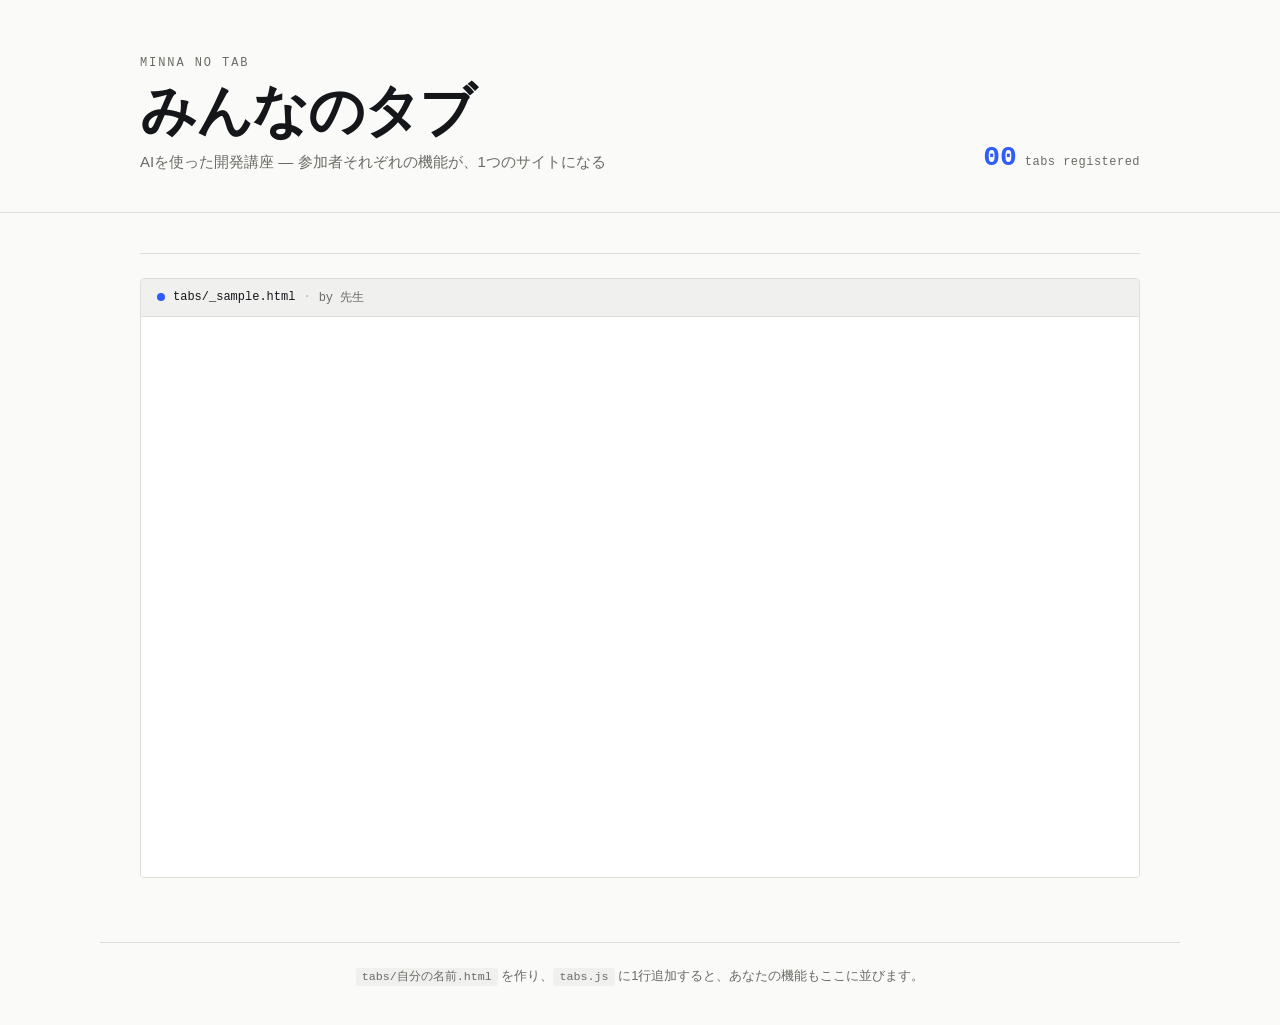
<file: index.html>
<!DOCTYPE html>
<html lang="ja">
<head>
<meta charset="UTF-8">
<meta name="viewport" content="width=device-width, initial-scale=1.0">
<title>みんなのタブ ― AIを使った開発講座</title>
<link rel="stylesheet" href="style.css">
</head>
<body>
  <header class="site-header">
    <div class="header-inner">
      <div class="brand">
        <p class="brand-mark">MINNA NO TAB</p>
        <h1 class="brand-title">みんなのタブ</h1>
        <p class="brand-sub">AIを使った開発講座 ― 参加者それぞれの機能が、1つのサイトになる</p>
      </div>
      <div class="header-meta">
        <span class="meta-count" id="tab-count">00</span>
        <span class="meta-label">tabs&nbsp;registered</span>
      </div>
    </div>
  </header>

  <main class="site-main">
    <nav id="tab-nav" class="tab-nav" aria-label="タブ一覧"></nav>

    <div class="frame-card">
      <div class="frame-statusbar">
        <span class="status-dot" aria-hidden="true"></span>
        <span id="status-file" class="status-file">tabs/_sample.html</span>
        <span class="status-sep">·</span>
        <span id="status-author" class="status-author">by 先生</span>
      </div>
      <iframe id="tab-frame" class="tab-frame" title="機能表示エリア"></iframe>
    </div>
  </main>

  <footer class="site-footer">
    <p><code>tabs/自分の名前.html</code> を作り、<code>tabs.js</code> に1行追加すると、あなたの機能もここに並びます。</p>
  </footer>

  <script src="tabs.js"></script>
  <script>
    const nav = document.getElementById('tab-nav');
    const frame = document.getElementById('tab-frame');
    const statusFile = document.getElementById('status-file');
    const statusAuthor = document.getElementById('status-author');
    const tabCount = document.getElementById('tab-count');

    function selectTab(index) {
      const tab = TABS[index];
      frame.src = tab.file;
      statusFile.textContent = tab.file;
      statusAuthor.textContent = tab.author ? `by ${tab.author}` : '';
      document.querySelectorAll('.tab-link').forEach((el, i) => {
        el.classList.toggle('active', i === index);
        el.setAttribute('aria-current', i === index ? 'true' : 'false');
      });
    }

    TABS.forEach((tab, i) => {
      const link = document.createElement('button');
      link.type = 'button';
      link.className = 'tab-link';
      link.innerHTML = `<span class="tab-link-name">${tab.name}</span>` +
        (tab.author ? `<span class="tab-link-author">${tab.author}</span>` : '');
      link.addEventListener('click', () => selectTab(i));
      nav.appendChild(link);
    });

    tabCount.textContent = String(TABS.length).padStart(2, '0');
    if (TABS.length > 0) {
      selectTab(0);
    }
  </script>
</body>
</html>
</file>
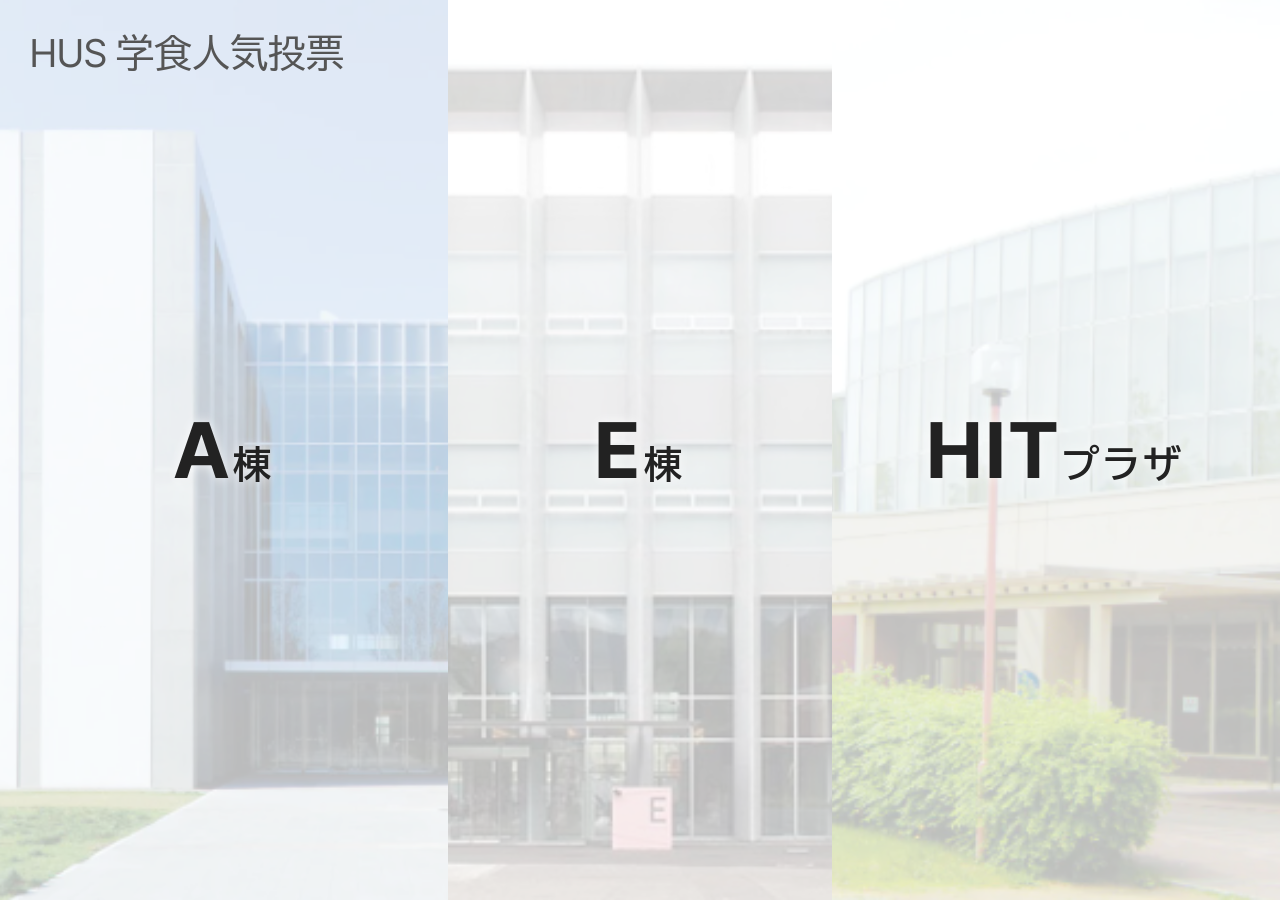
<file: tabs/index.html>
<!DOCTYPE html>
<html lang="ja">
<head>
  <meta charset="UTF-8">
  <meta name="viewport" content="width=device-width, initial-scale=1.0">
  <title>HUS - 学食人気投票</title>
  <link rel="stylesheet" href="css/style.css">
</head>
<body>
  <h1 class="main-header">HUS 学食人気投票</h1>

  <div class="container">
    <a class="panel panel-a" href="a-tou.html">
      <img class="panel-img" src="img/A-tou.png" alt="A棟">
      <span class="panel-label"><span class="label-inner">A<span style="font-size: 50%;">棟</span></span></span>
    </a>

    <a class="panel panel-e" href="e-tou.html">
      <img class="panel-img" src="img/E-tou.png" alt="E棟">
      <span class="panel-label"><span class="label-inner">E<span style="font-size: 50%;">棟</span></span></span>
    </a>

    <a class="panel panel-hit" href="hit.html">
      <img class="panel-img" src="img/Hit.png" alt="Hit">
      <span class="panel-label"><span class="label-inner">HIT<span style="font-size: 50%;">プラザ</span></span></span>
    </a>
  </div>
</body>
</html>
</file>
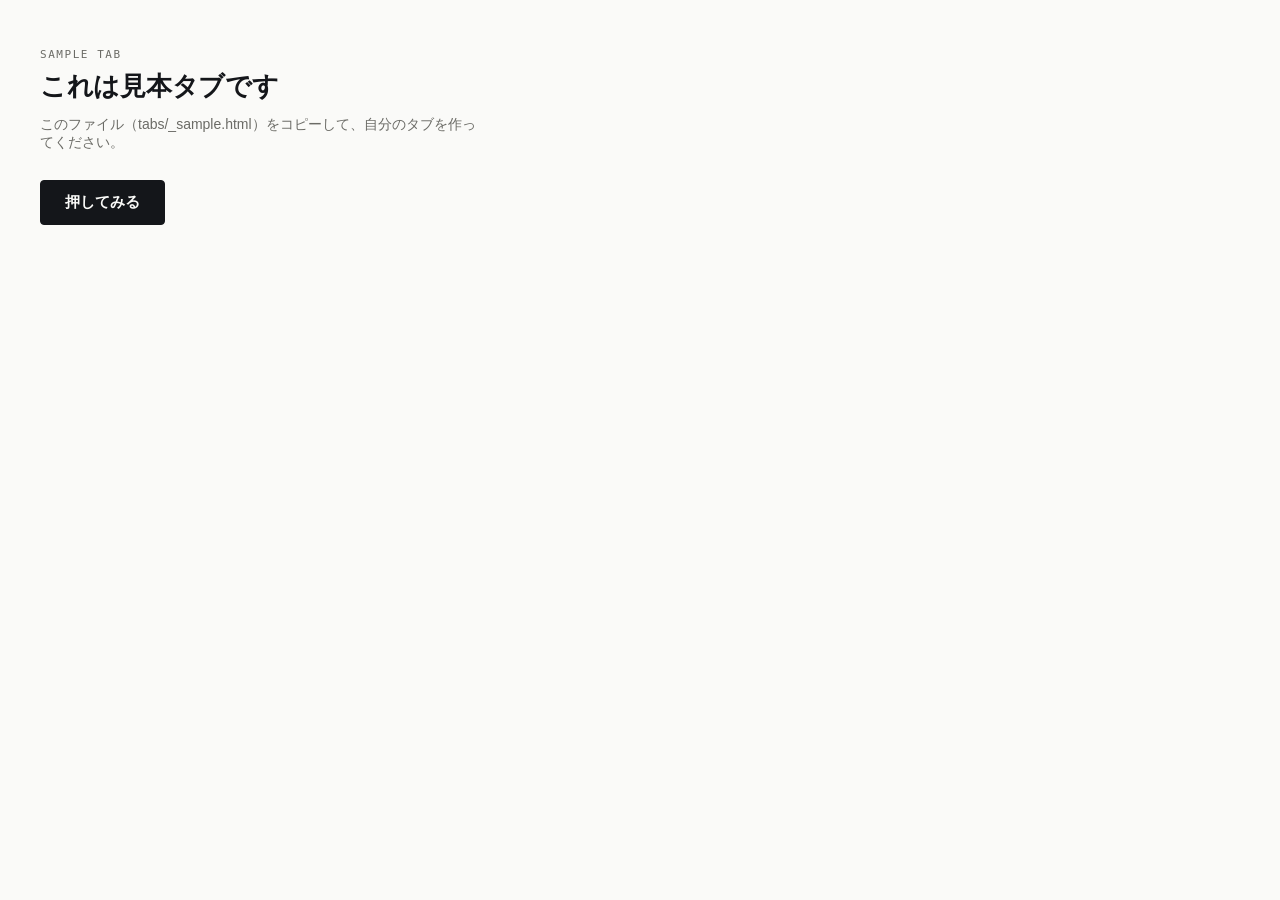
<file: tabs/_sample.html>
<!DOCTYPE html>
<html lang="ja">
<head>
<meta charset="UTF-8">
<title>見本タブ</title>
<style>
  :root {
    --ink: #14161A;
    --paper: #FAFAF8;
    --mist: #F0F0EE;
    --line: #DEDDD8;
    --signal: #2F5CFF;
    --muted: #6B6B66;
    --font-body: -apple-system, BlinkMacSystemFont, "Hiragino Sans", "Noto Sans JP", sans-serif;
    --font-mono: "SF Mono", Menlo, Consolas, monospace;
  }
  * { box-sizing: border-box; }
  body {
    margin: 0;
    font-family: var(--font-body);
    color: var(--ink);
    background: var(--paper);
    padding: 48px 40px;
  }
  .eyebrow {
    font-family: var(--font-mono);
    font-size: 11px;
    letter-spacing: 0.14em;
    color: var(--muted);
    text-transform: uppercase;
    margin: 0 0 8px;
  }
  h2 {
    margin: 0 0 12px;
    font-size: 26px;
    font-weight: 800;
    letter-spacing: -0.01em;
  }
  p.lead {
    margin: 0 0 28px;
    color: var(--muted);
    font-size: 14px;
    max-width: 32em;
  }
  button {
    appearance: none;
    font-family: var(--font-body);
    font-size: 15px;
    font-weight: 600;
    padding: 12px 24px;
    border-radius: 4px;
    border: 1px solid var(--ink);
    background: var(--ink);
    color: var(--paper);
    cursor: pointer;
    transition: opacity 0.15s ease;
  }
  button:hover { opacity: 0.8; }
  button:active { opacity: 0.6; }
  #msg {
    margin-top: 24px;
    font-size: 18px;
    min-height: 1.4em;
    color: var(--signal);
    font-weight: 700;
  }
</style>
</head>
<body>
  <p class="eyebrow">Sample tab</p>
  <h2>これは見本タブです</h2>
  <p class="lead">このファイル（tabs/_sample.html）をコピーして、自分のタブを作ってください。</p>
  <button onclick="greet()">押してみる</button>
  <p id="msg"></p>

  <script>
    function greet() {
      const messages = ["こんにちは！", "今日も開発がんばろう", "AIと一緒に作ろう", "これがタブの中身です"];
      const pick = messages[Math.floor(Math.random() * messages.length)];
      document.getElementById('msg').textContent = pick;
    }
  </script>
</body>
</html>
</file>
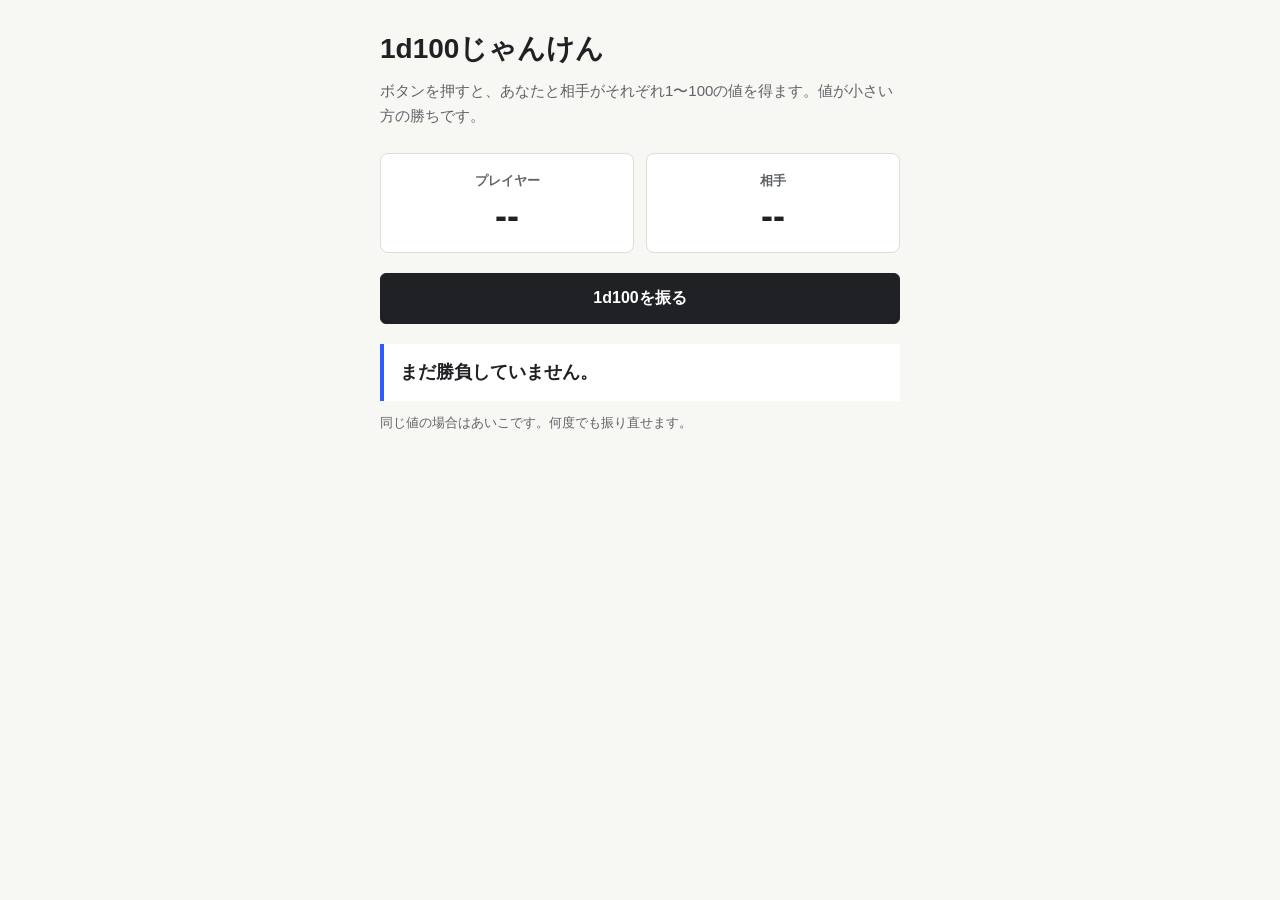
<file: tabs/choko.html>
<!DOCTYPE html>
<html lang="ja">
<head>
<meta charset="UTF-8">
<meta name="viewport" content="width=device-width, initial-scale=1.0">
<title>1d100じゃんけん</title>
<style>
  * {
    box-sizing: border-box;
  }

  body {
    margin: 0;
    min-height: 100vh;
    font-family: -apple-system, BlinkMacSystemFont, "Hiragino Sans", "Noto Sans JP", sans-serif;
    color: #202124;
    background: #f7f7f4;
    padding: 32px 20px;
  }

  main {
    width: min(100%, 520px);
    margin: 0 auto;
  }

  h1 {
    margin: 0 0 12px;
    font-size: 28px;
    line-height: 1.2;
  }

  .lead {
    margin: 0 0 24px;
    color: #5f6368;
    font-size: 15px;
    line-height: 1.7;
  }

  .dice-area {
    display: grid;
    grid-template-columns: 1fr 1fr;
    gap: 12px;
    margin-bottom: 20px;
  }

  .dice-box {
    border: 1px solid #deded8;
    background: #ffffff;
    border-radius: 8px;
    padding: 18px 14px;
    text-align: center;
  }

  .label {
    margin: 0 0 8px;
    color: #5f6368;
    font-size: 13px;
    font-weight: 700;
  }

  .value {
    margin: 0;
    font-size: 36px;
    font-weight: 800;
    line-height: 1;
  }

  button {
    width: 100%;
    appearance: none;
    border: 1px solid #202124;
    border-radius: 6px;
    background: #202124;
    color: #ffffff;
    cursor: pointer;
    font: inherit;
    font-size: 16px;
    font-weight: 700;
    padding: 14px 18px;
  }

  button:hover {
    opacity: 0.86;
  }

  button:active {
    opacity: 0.72;
  }

  .result {
    min-height: 3.2em;
    margin: 20px 0 0;
    border-left: 4px solid #2f5cff;
    background: #ffffff;
    padding: 14px 16px;
    font-size: 18px;
    font-weight: 800;
    line-height: 1.6;
  }

  .note {
    margin: 12px 0 0;
    color: #5f6368;
    font-size: 13px;
    line-height: 1.6;
  }

  @media (max-width: 420px) {
    body {
      padding: 24px 14px;
    }

    h1 {
      font-size: 24px;
    }

    .dice-area {
      grid-template-columns: 1fr;
    }
  }
</style>
</head>
<body>
  <main>
    <h1>1d100じゃんけん</h1>
    <p class="lead">ボタンを押すと、あなたと相手がそれぞれ1〜100の値を得ます。値が小さい方の勝ちです。</p>

    <div class="dice-area" aria-live="polite">
      <section class="dice-box" aria-label="プレイヤーの出目">
        <p class="label">プレイヤー</p>
        <p class="value" id="player-value">--</p>
      </section>
      <section class="dice-box" aria-label="相手の出目">
        <p class="label">相手</p>
        <p class="value" id="enemy-value">--</p>
      </section>
    </div>

    <button type="button" id="roll-button">1d100を振る</button>
    <p class="result" id="result">まだ勝負していません。</p>
    <p class="note">同じ値の場合はあいこです。何度でも振り直せます。</p>
  </main>

  <script>
    const playerValue = document.getElementById("player-value");
    const enemyValue = document.getElementById("enemy-value");
    const result = document.getElementById("result");
    const rollButton = document.getElementById("roll-button");

    function rollD100() {
      return Math.floor(Math.random() * 100) + 1;
    }

    function judge(player, enemy) {
      if (player < enemy) {
        return "あなたの勝ちです！";
      }

      if (player > enemy) {
        return "相手の勝ちです。";
      }

      return "あいこです。";
    }

    rollButton.addEventListener("click", () => {
      const player = rollD100();
      const enemy = rollD100();

      playerValue.textContent = player;
      enemyValue.textContent = enemy;
      result.textContent = judge(player, enemy);
    });
  </script>
</body>
</html>
</file>
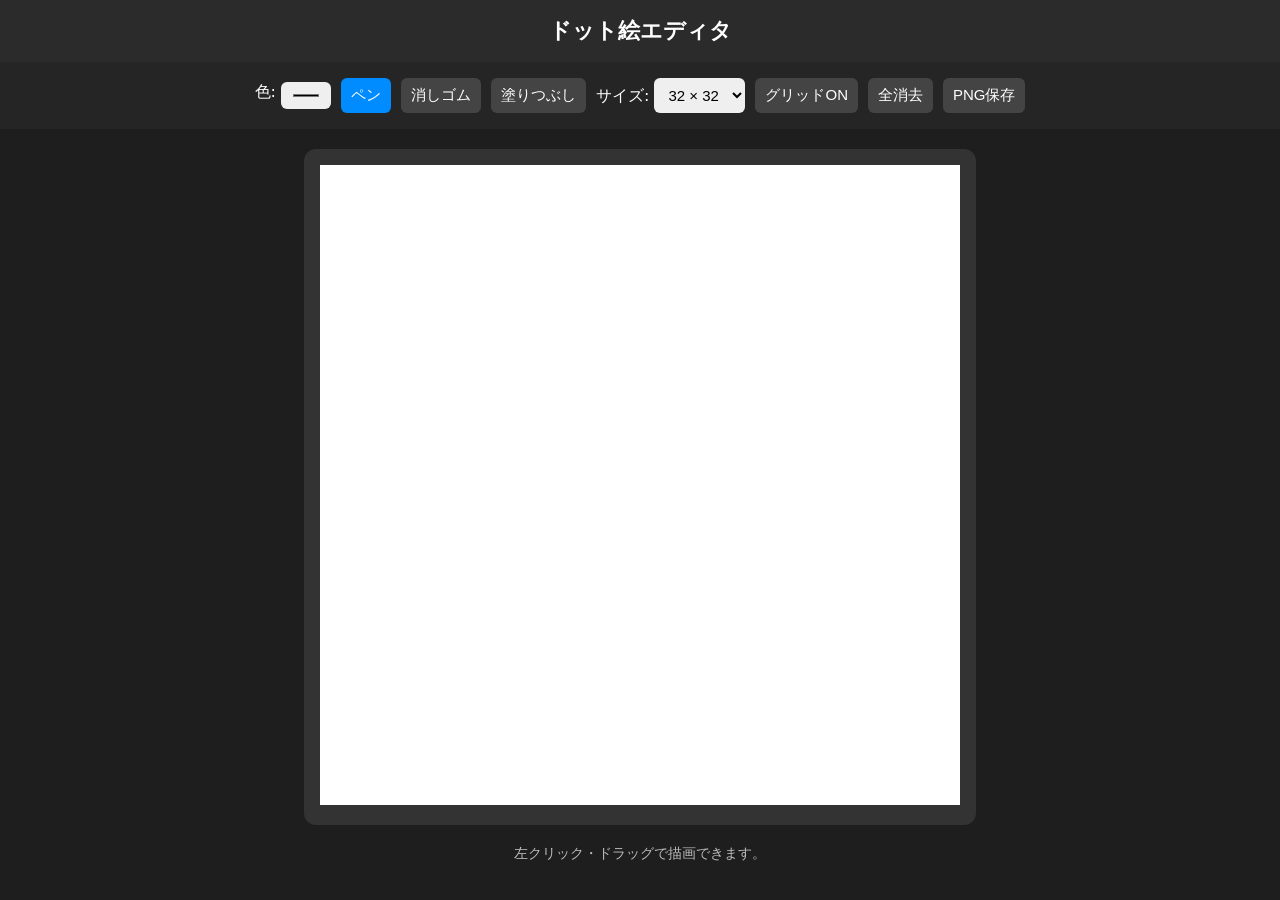
<file: tabs/dot.html>
<!DOCTYPE html>
<html lang="ja">
<head>
  <meta charset="UTF-8" />
  <meta name="viewport" content="width=device-width, initial-scale=1.0" />
  <title>ドット絵エディタ</title>
  <style>
    body {
      margin: 0;
      font-family: system-ui, sans-serif;
      background: #1e1e1e;
      color: white;
      display: flex;
      flex-direction: column;
      align-items: center;
      min-height: 100vh;
    }

    header {
      width: 100%;
      padding: 16px;
      background: #2b2b2b;
      text-align: center;
      font-size: 22px;
      font-weight: bold;
    }

    .toolbar {
      display: flex;
      flex-wrap: wrap;
      gap: 10px;
      align-items: center;
      justify-content: center;
      padding: 16px;
      background: #252525;
      width: 100%;
      box-sizing: border-box;
    }

    button, input, select {
      font-size: 15px;
      padding: 8px 10px;
      border-radius: 6px;
      border: none;
    }

    button {
      cursor: pointer;
      background: #444;
      color: white;
    }

    button:hover {
      background: #666;
    }

    .active {
      background: #008cff;
    }

    #canvasWrapper {
      margin: 20px;
      background: #333;
      padding: 16px;
      border-radius: 12px;
      overflow: auto;
      max-width: 95vw;
      max-height: 75vh;
    }

    canvas {
      image-rendering: pixelated;
      background: white;
      cursor: crosshair;
    }

    .info {
      color: #bbb;
      font-size: 14px;
      margin-bottom: 16px;
    }
  </style>
</head>
<body>
  <header>ドット絵エディタ</header>

  <div class="toolbar">
    <label>
      色:
      <input type="color" id="colorPicker" value="#000000">
    </label>

    <button id="penBtn" class="active">ペン</button>
    <button id="eraserBtn">消しゴム</button>
    <button id="fillBtn">塗りつぶし</button>

    <label>
      サイズ:
      <select id="sizeSelect">
        <option value="16">16 × 16</option>
        <option value="24">24 × 24</option>
        <option value="32" selected>32 × 32</option>
        <option value="48">48 × 48</option>
        <option value="64">64 × 64</option>
      </select>
    </label>

    <button id="gridBtn">グリッドON</button>
    <button id="clearBtn">全消去</button>
    <button id="downloadBtn">PNG保存</button>
  </div>

  <div id="canvasWrapper">
    <canvas id="pixelCanvas"></canvas>
  </div>

  <div class="info">
    左クリック・ドラッグで描画できます。
  </div>

  <script>
    const canvas = document.getElementById("pixelCanvas");
    const ctx = canvas.getContext("2d");

    const colorPicker = document.getElementById("colorPicker");
    const penBtn = document.getElementById("penBtn");
    const eraserBtn = document.getElementById("eraserBtn");
    const fillBtn = document.getElementById("fillBtn");
    const sizeSelect = document.getElementById("sizeSelect");
    const gridBtn = document.getElementById("gridBtn");
    const clearBtn = document.getElementById("clearBtn");
    const downloadBtn = document.getElementById("downloadBtn");

    let gridSize = 32;
    let pixelSize = 16;
    let tool = "pen";
    let showGrid = false;
    let isDrawing = false;

    let pixels = [];

    function initCanvas(size) {
      gridSize = size;
      pixelSize = Math.floor(Math.min(640 / gridSize, 24));

      canvas.width = gridSize * pixelSize;
      canvas.height = gridSize * pixelSize;

      pixels = Array.from({ length: gridSize }, () =>
        Array.from({ length: gridSize }, () => "#ffffff")
      );

      drawCanvas();
    }

    function drawCanvas() {
      ctx.clearRect(0, 0, canvas.width, canvas.height);

      for (let y = 0; y < gridSize; y++) {
        for (let x = 0; x < gridSize; x++) {
          ctx.fillStyle = pixels[y][x];
          ctx.fillRect(x * pixelSize, y * pixelSize, pixelSize, pixelSize);
        }
      }

      if (showGrid) {
        drawGrid();
      }
    }

    function drawGrid() {
      ctx.strokeStyle = "rgba(0, 0, 0, 0.25)";
      ctx.lineWidth = 1;

      for (let i = 0; i <= gridSize; i++) {
        ctx.beginPath();
        ctx.moveTo(i * pixelSize, 0);
        ctx.lineTo(i * pixelSize, canvas.height);
        ctx.stroke();

        ctx.beginPath();
        ctx.moveTo(0, i * pixelSize);
        ctx.lineTo(canvas.width, i * pixelSize);
        ctx.stroke();
      }
    }

    function getPixelPosition(event) {
      const rect = canvas.getBoundingClientRect();
      const x = Math.floor((event.clientX - rect.left) / pixelSize);
      const y = Math.floor((event.clientY - rect.top) / pixelSize);

      return { x, y };
    }

    function paintPixel(event) {
      const { x, y } = getPixelPosition(event);

      if (x < 0 || y < 0 || x >= gridSize || y >= gridSize) return;

      if (tool === "pen") {
        pixels[y][x] = colorPicker.value;
      } else if (tool === "eraser") {
        pixels[y][x] = "#ffffff";
      } else if (tool === "fill") {
        const targetColor = pixels[y][x];
        const newColor = colorPicker.value;

        if (targetColor !== newColor) {
          floodFill(x, y, targetColor, newColor);
        }
      }

      drawCanvas();
    }

    function floodFill(startX, startY, targetColor, newColor) {
      const stack = [{ x: startX, y: startY }];

      while (stack.length > 0) {
        const { x, y } = stack.pop();

        if (x < 0 || y < 0 || x >= gridSize || y >= gridSize) continue;
        if (pixels[y][x] !== targetColor) continue;

        pixels[y][x] = newColor;

        stack.push({ x: x + 1, y });
        stack.push({ x: x - 1, y });
        stack.push({ x, y: y + 1 });
        stack.push({ x, y: y - 1 });
      }
    }

    function setTool(newTool) {
      tool = newTool;

      penBtn.classList.remove("active");
      eraserBtn.classList.remove("active");
      fillBtn.classList.remove("active");

      if (newTool === "pen") penBtn.classList.add("active");
      if (newTool === "eraser") eraserBtn.classList.add("active");
      if (newTool === "fill") fillBtn.classList.add("active");
    }

    canvas.addEventListener("mousedown", (event) => {
      isDrawing = true;
      paintPixel(event);
    });

    canvas.addEventListener("mousemove", (event) => {
      if (isDrawing && tool !== "fill") {
        paintPixel(event);
      }
    });

    window.addEventListener("mouseup", () => {
      isDrawing = false;
    });

    penBtn.addEventListener("click", () => setTool("pen"));
    eraserBtn.addEventListener("click", () => setTool("eraser"));
    fillBtn.addEventListener("click", () => setTool("fill"));

    gridBtn.addEventListener("click", () => {
      showGrid = !showGrid;
      gridBtn.textContent = showGrid ? "グリッドOFF" : "グリッドON";
      drawCanvas();
    });

    clearBtn.addEventListener("click", () => {
      if (!confirm("すべて消去しますか？")) return;

      pixels = Array.from({ length: gridSize }, () =>
        Array.from({ length: gridSize }, () => "#ffffff")
      );

      drawCanvas();
    });

    sizeSelect.addEventListener("change", () => {
      const newSize = Number(sizeSelect.value);

      if (!confirm("サイズを変更すると現在の絵は消えます。変更しますか？")) {
        sizeSelect.value = gridSize;
        return;
      }

      initCanvas(newSize);
    });

    downloadBtn.addEventListener("click", () => {
      const exportCanvas = document.createElement("canvas");
      const exportCtx = exportCanvas.getContext("2d");

      exportCanvas.width = gridSize;
      exportCanvas.height = gridSize;

      for (let y = 0; y < gridSize; y++) {
        for (let x = 0; x < gridSize; x++) {
          exportCtx.fillStyle = pixels[y][x];
          exportCtx.fillRect(x, y, 1, 1);
        }
      }

      const link = document.createElement("a");
      link.download = "pixel-art.png";
      link.href = exportCanvas.toDataURL("image/png");
      link.click();
    });

    initCanvas(gridSize);
  </script>
</body>
</html>
</file>
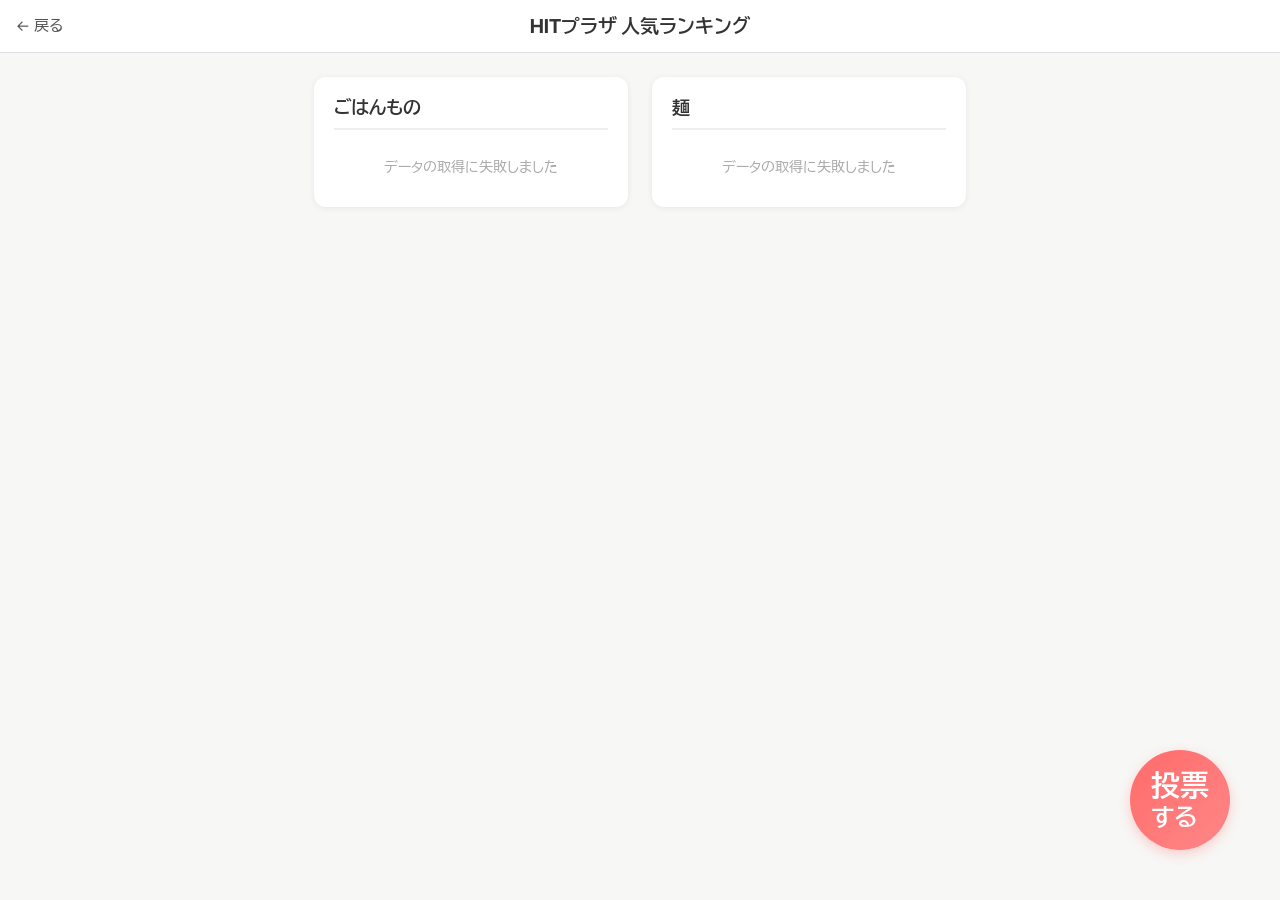
<file: tabs/hit.html>
<!DOCTYPE html>
<html lang="ja">
<head>
  <meta charset="UTF-8">
  <meta name="viewport" content="width=device-width, initial-scale=1.0">
  <title>HITプラザ - ランキング</title>
  <link rel="stylesheet" href="css/style.css">
  <link rel="stylesheet" href="css/ranking.css">
</head>
<body class="ranking-page">
  <header class="ranking-header">
    <a href="index.html" class="back-btn">&#8592; 戻る</a>
    <h1>HITプラザ 人気ランキング</h1>
  </header>

  <main class="ranking-main">
    <section class="ranking-section">
      <h2 class="category-title">ごはんもの</h2>
      <ol class="ranking-list" id="gohan-list">
        <li class="loading"><span class="skeleton-item"></span><span class="skeleton-item"></span><span class="skeleton-item"></span></li>
      </ol>
    </section>

    <section class="ranking-section">
      <h2 class="category-title">麺</h2>
      <ol class="ranking-list" id="men-list">
        <li class="loading"><span class="skeleton-item"></span><span class="skeleton-item"></span><span class="skeleton-item"></span></li>
      </ol>
    </section>
  </main>

  <a href="https://forms.gle/93vnHkwLpaiUCmKq8" class="vote-link-btn" id="vote-btn" title="投票ページへ" target="_blank" rel="noopener noreferrer">
    <span class="vote-icon"><span style="font-size: 120%;">投票</span><br>する</span>
  </a>

  <script>
    const APPS_SCRIPT_URL = 'https://script.google.com/macros/s/AKfycbyheOHzSI_mRT8AwEnIAYCyZF5yiRDKlUDn_1t0JhnXb1VVexp3mpsqVaqi45GZE-rz5Q/exec';

    function renderRanking(listId, counts) {
      const list = document.getElementById(listId);
      const sorted = Object.entries(counts).sort((a, b) => b[1] - a[1]);

      if (sorted.length === 0) {
        list.innerHTML = '<li class="no-data">まだ投票がありません</li>';
        return;
      }

      list.innerHTML = sorted.map(([name, count], i) => {
        const medal = i === 0 ? 'gold' : i === 1 ? 'silver' : i === 2 ? 'bronze' : '';
        return `<li class="ranking-item ${medal}">
          <span class="rank">${i + 1}</span>
          <span class="item-name">${name}</span>
          <span class="vote-count">${count}票</span>
        </li>`;
      }).join('');
    }

    fetch(APPS_SCRIPT_URL)
      .then(res => res.json())
      .then(data => {
        renderRanking('gohan-list', data.gohan);
        renderRanking('men-list', data.men);
      })
      .catch(() => {
        document.querySelectorAll('.ranking-list').forEach(el => {
          el.innerHTML = '<li class="no-data">データの取得に失敗しました</li>';
        });
      });
  </script>
</body>
</html>
</file>
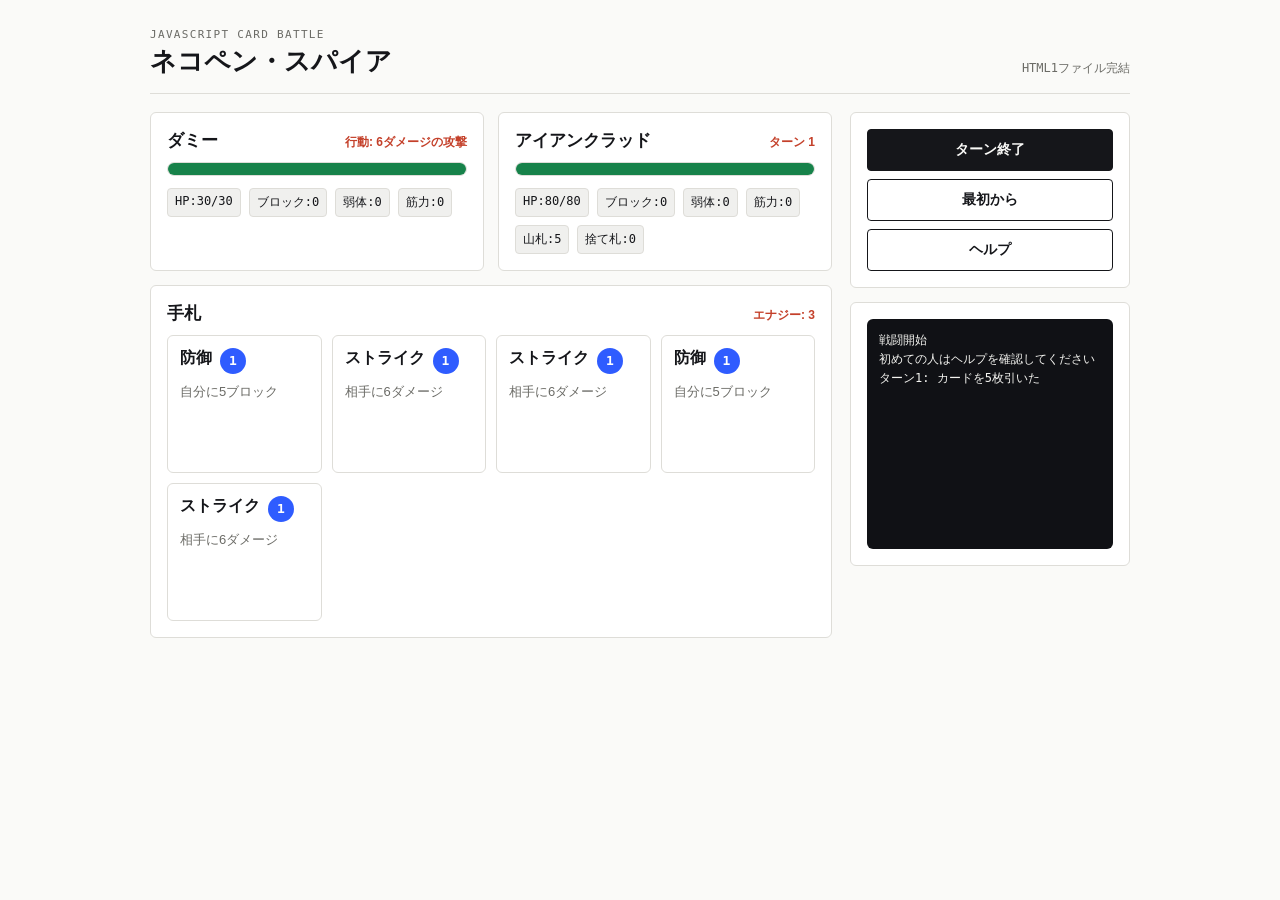
<file: tabs/nekopen.html>
<!DOCTYPE html>
<html lang="ja">
<head>
<meta charset="UTF-8">
<meta name="viewport" content="width=device-width, initial-scale=1.0">
<title>ネコペン・スパイア</title>
<style>
  :root {
    --ink: #15161a;
    --paper: #fafaf8;
    --panel: #ffffff;
    --mist: #f0f0ee;
    --line: #deddd8;
    --signal: #2f5cff;
    --danger: #c4402a;
    --good: #17824a;
    --muted: #6b6b66;
    --font: -apple-system, BlinkMacSystemFont, "Hiragino Sans", "Noto Sans JP", sans-serif;
    --mono: "SF Mono", Menlo, Consolas, monospace;
  }


 
  * { box-sizing: border-box; }

  body {
    margin: 0;
    font-family: var(--font);
    color: var(--ink);
    background: var(--paper);
    padding: 28px;
  }

  .shell {
    display: grid;
    grid-template-columns: minmax(0, 1fr) 280px;
    gap: 18px;
    max-width: 980px;
    margin: 0 auto;
  }

  .top {
    grid-column: 1 / -1;
    display: flex;
    justify-content: space-between;
    align-items: end;
    gap: 16px;
    border-bottom: 1px solid var(--line);
    padding-bottom: 16px;
  }

  .eyebrow {
    margin: 0 0 6px;
    font-family: var(--mono);
    font-size: 11px;
    letter-spacing: 0.12em;
    color: var(--muted);
    text-transform: uppercase;
  }

  h2 {
    margin: 0;
    font-size: 26px;
    line-height: 1.15;
    font-weight: 900;
  }

  .state-label {
    font-family: var(--mono);
    font-size: 12px;
    color: var(--muted);
    text-align: right;
  }

  .arena {
    display: grid;
    gap: 14px;
    min-width: 0;
  }

  .units {
    display: grid;
    grid-template-columns: 1fr 1fr;
    gap: 14px;
  }

  .panel {
    background: var(--panel);
    border: 1px solid var(--line);
    border-radius: 6px;
    padding: 16px;
    min-width: 0;
  }

  .head {
    display: flex;
    justify-content: space-between;
    gap: 10px;
    align-items: baseline;
    margin-bottom: 10px;
  }

  .name {
    margin: 0;
    font-size: 17px;
    font-weight: 850;
  }

  .intent {
    font-size: 12px;
    color: var(--danger);
    font-weight: 800;
    text-align: right;
  }

  .hp {
    height: 14px;
    border-radius: 999px;
    background: var(--mist);
    overflow: hidden;
    border: 1px solid var(--line);
  }

  .fill {
    height: 100%;
    width: 100%;
    background: var(--good);
    transition: width 0.2s ease;
  }

  .stats {
    display: flex;
    flex-wrap: wrap;
    gap: 8px;
    margin-top: 12px;
  }

  .tag {
    font-family: var(--mono);
    font-size: 12px;
    background: var(--mist);
    border: 1px solid var(--line);
    border-radius: 4px;
    padding: 5px 7px;
    white-space: nowrap;
  }

  .hand {
    display: grid;
    grid-template-columns: repeat(auto-fit, minmax(132px, 1fr));
    gap: 10px;
  }

  .card {
    appearance: none;
    min-height: 138px;
    border: 1px solid var(--line);
    border-radius: 6px;
    background: #fff;
    color: var(--ink);
    padding: 12px;
    font: inherit;
    text-align: left;
    cursor: pointer;
    display: flex;
    flex-direction: column;
    gap: 8px;
    transition: border-color 0.15s ease, transform 0.15s ease;
  }

  .card:hover:not(:disabled) {
    border-color: var(--signal);
    transform: translateY(-1px);
  }

  .card:disabled {
    opacity: 0.45;
    cursor: not-allowed;
  }

  .card-title {
    display: flex;
    justify-content: space-between;
    gap: 8px;
    font-weight: 900;
  }

  .cost {
    display: inline-grid;
    place-items: center;
    min-width: 26px;
    height: 26px;
    border-radius: 50%;
    color: #fff;
    background: var(--signal);
    font-family: var(--mono);
    font-size: 13px;
  }

  .desc {
    margin: 0;
    color: var(--muted);
    font-size: 13px;
    line-height: 1.55;
  }

  .side {
    display: grid;
    gap: 14px;
    align-content: start;
  }

  .actions {
    display: grid;
    gap: 8px;
  }

  .cmd {
    appearance: none;
    border: 1px solid var(--ink);
    border-radius: 4px;
    background: var(--ink);
    color: var(--paper);
    font-family: var(--font);
    font-size: 14px;
    font-weight: 800;
    padding: 11px 14px;
    cursor: pointer;
  }

  .cmd.secondary {
    background: #fff;
    color: var(--ink);
  }

  .cmd:disabled {
    opacity: 0.45;
    cursor: not-allowed;
  }

  .log {
    height: 230px;
    overflow: auto;
    background: #101115;
    color: #f4f4f0;
    border-radius: 6px;
    padding: 12px;
    font-family: var(--mono);
    font-size: 12px;
    line-height: 1.6;
    white-space: pre-wrap;
  }

  .help {
    color: var(--muted);
    font-size: 13px;
    line-height: 1.65;
    white-space: pre-wrap;
  }

  .result {
    margin: 0;
    font-weight: 900;
    color: var(--signal);
  }

  @media (max-width: 760px) {
    body { padding: 18px; }
    .shell { grid-template-columns: 1fr; }
    .units { grid-template-columns: 1fr; }
    .top { align-items: start; flex-direction: column; }
    .state-label { text-align: left; }
  }
</style>
</head>
<body>
  <div class="shell">
    <div class="top">
      <div>
        <p class="eyebrow">JavaScript card battle</p>
        <h2>ネコペン・スパイア</h2>
      </div>
      <div class="state-label">HTML1ファイル完結</div>
    </div>

    <main class="arena">
      <section class="units">
        <article class="panel" aria-label="敵">
          <div class="head">
            <h3 class="name" id="enemy-name">ダミー</h3>
            <span class="intent" id="enemy-intent">行動: -</span>
          </div>
          <div class="hp"><div class="fill" id="enemy-hpbar"></div></div>
          <div class="stats" id="enemy-stats"></div>
        </article>

        <article class="panel" aria-label="プレイヤー">
          <div class="head">
            <h3 class="name" id="player-name">アイアンクラッド</h3>
            <span class="intent" id="turn-label">ターン 1</span>
          </div>
          <div class="hp"><div class="fill" id="player-hpbar"></div></div>
          <div class="stats" id="player-stats"></div>
        </article>
      </section>

      <section class="panel">
        <div class="head">
          <h3 class="name">手札</h3>
          <span class="intent" id="energy-label">エナジー: 3</span>
        </div>
        <div class="hand" id="hand"></div>
      </section>
    </main>

    <aside class="side">
      <section class="panel actions">
        <button class="cmd" id="end-turn" type="button">ターン終了</button>
        <button class="cmd secondary" id="new-game" type="button">最初から</button>
        <button class="cmd secondary" id="help-button" type="button">ヘルプ</button>
      </section>
      <section class="panel"><div class="log" id="log"></div></section>
      <section class="panel help" id="help" hidden></section>
    </aside>
  </div>

<script>
class Character {
  constructor(name, maxHp) {
    this.name = name;
    this.maxHp = maxHp;
    this.hp = maxHp;
    this.block = 0;
    this.vulnerable = 0;
    this.strength = 0;
  }

  isAlive() {
    return this.hp > 0;
  }

  addBlock(amount) {
    this.block += amount;
    addLog(`${this.name}は${amount}ブロックを得た`);
  }

  addVulnerable(turns) {
    this.vulnerable += turns;
    addLog(`${this.name}に弱体を${turns}ターン付与した`);
  }

  addStrength(amount) {
    this.strength += amount;
    addLog(`${this.name}は筋力を${amount}得た`);
  }

  calculateAttackDamage(baseDamage, target) {
    let damage = baseDamage + this.strength;
    if (target.vulnerable > 0) {
      damage = Math.floor(damage * 1.5);
    }
    return damage;
  }

  takeDamage(damage) {
    const blockedDamage = Math.min(this.block, damage);
    const actualDamage = damage - blockedDamage;
    this.block -= blockedDamage;
    this.hp = Math.max(0, this.hp - actualDamage);
    addLog(`${this.name}は${actualDamage}ダメージを受けた`);

    if (blockedDamage > 0) {
      addLog(`${blockedDamage}ブロックで${blockedDamage}ダメージを防いだ`);
    }
  }

  decreaseStatuses() {
    if (this.vulnerable > 0) {
      this.vulnerable -= 1;
    }
  }
}

class Player extends Character {
  constructor() {
    super('アイアンクラッド', 80);
    this.energy = 3;
    this.deck = [];
    this.hand = [];
    this.discardPile = [];
  }

  resetForTurn() {
    this.energy = 3;
    this.block = 0;
  }

  drawCards(count) {
    for (let i = 0; i < count; i += 1) {
      if (this.deck.length === 0) {
        this.shuffleDiscardIntoDeck();
      }
      if (this.deck.length === 0) {
        return;
      }
      this.hand.push(this.deck.pop());
    }
  }

  shuffleDiscardIntoDeck() {
    if (this.discardPile.length === 0) {
      return;
    }
    this.deck = this.discardPile;
    this.discardPile = [];
    shuffle(this.deck);
    addLog('捨て札をシャッフルして山札に戻しました');
  }

  discardHand() {
    this.discardPile.push(...this.hand);
    this.hand = [];
  }
}

class Enemy extends Character {
  constructor() {
    super('ダミー', 30);
    this.actionNumber = 1;
  }

  actionText(target) {
    if (this.actionNumber === 1) {
      return `${this.calculateAttackDamage(6, target)}ダメージの攻撃`;
    }
    if (this.actionNumber === 2) {
      return `${this.calculateAttackDamage(2, target)}x3回のダメージ攻撃`;
    }
    return '自身の筋力を2アップ';
  }

  act(player) {
    if (this.actionNumber === 1) {
      addLog(`${this.name}の攻撃`);
      player.takeDamage(this.calculateAttackDamage(6, player));
    } else if (this.actionNumber === 2) {
      addLog(`${this.name}の連続攻撃`);
      for (let i = 0; i < 3; i += 1) {
        player.takeDamage(this.calculateAttackDamage(2, player));
      }
    } else {
      this.addStrength(2);
    }

    this.actionNumber += 1;
    if (this.actionNumber > 3) {
      this.actionNumber = 1;
    }
  }
}

class Card {
  constructor(name, cost, description) {
    this.name = name;
    this.cost = cost;
    this.description = description;
  }

  canPlay(player) {
    return player.energy >= this.cost;
  }

  play(player, enemy) {
    if (!this.canPlay(player)) {
      addLog('エナジーが足りません');
      return false;
    }
    player.energy -= this.cost;
    this.applyEffect(player, enemy);
    return true;
  }

  applyEffect() {}
}

class AttackCard extends Card {
  constructor(name, cost, damage, description) {
    super(name, cost, description);
    this.damage = damage;
  }

  applyEffect(player, enemy) {
    const damage = player.calculateAttackDamage(this.damage, enemy);
    addLog(`${this.name}を使用した`);
    enemy.takeDamage(damage);
  }
}

class SkillCard extends Card {
  constructor(name, cost, block, description) {
    super(name, cost, description);
    this.block = block;
  }

  applyEffect(player) {
    addLog(`${this.name}を使用した`);
    player.addBlock(this.block);
  }
}

class BashCard extends AttackCard {
  constructor() {
    super('強打', 2, 8, '相手に8ダメージを与え、弱体を2ターン付与');
  }

  applyEffect(player, enemy) {
    super.applyEffect(player, enemy);
    enemy.addVulnerable(2);
  }
}

let player;
let enemy;
let turn;
let gameOver;
let logs;

const handEl = document.getElementById('hand');
const logEl = document.getElementById('log');
const helpEl = document.getElementById('help');
const endTurnButton = document.getElementById('end-turn');
const newGameButton = document.getElementById('new-game');
const helpButton = document.getElementById('help-button');

function addLog(text) {
  logs.push(String(text));
  if (logs.length > 80) {
    logs.shift();
  }
}

function shuffle(items) {
  for (let i = items.length - 1; i > 0; i -= 1) {
    const j = Math.floor(Math.random() * (i + 1));
    [items[i], items[j]] = [items[j], items[i]];
  }
}

function createInitialDeck() {
  const deck = [];
  for (let i = 0; i < 5; i += 1) {
    deck.push(new AttackCard('ストライク', 1, 6, '相手に6ダメージ'));
  }
  for (let i = 0; i < 4; i += 1) {
    deck.push(new SkillCard('防御', 1, 5, '自分に5ブロック'));
  }
  deck.push(new BashCard());
  shuffle(deck);
  return deck;
}

function startPlayerTurn() {
  player.resetForTurn();
  player.drawCards(5);
  addLog(`ターン${turn}: カードを5枚引いた`);
}

function checkResult() {
  if (!enemy.isAlive()) {
    gameOver = true;
    addLog('勝利しました');
  } else if (!player.isAlive()) {
    gameOver = true;
    addLog('敗北しました');
  }
}

function initializeGame() {
  player = new Player();
  enemy = new Enemy();
  player.deck = createInitialDeck();
  turn = 1;
  gameOver = false;
  logs = [];
  addLog('戦闘開始');
  addLog('初めての人はヘルプを確認してください');
  startPlayerTurn();
  render();
}

function playCard(index) {
  if (gameOver) {
    return;
  }
  const card = player.hand[index];
  if (!card) {
    addLog('正しいカード番号を選んでください');
    render();
    return;
  }
  if (card.play(player, enemy)) {
    const usedCard = player.hand.splice(index, 1)[0];
    player.discardPile.push(usedCard);
    checkResult();
  }
  render();
}

function endTurn() {
  if (gameOver) {
    return;
  }
  player.discardHand();
  enemy.decreaseStatuses();

  if (enemy.isAlive()) {
    enemy.act(player);
    checkResult();
  }

  if (!gameOver) {
    turn += 1;
    startPlayerTurn();
  }
  render();
}

function helpText() {
  return [
    '【ゲームの説明】',
    '毎ターン配られる手札とエナジーを使い、自身のHPが0になる前に敵を倒します。',
    '',
    '【カード】',
    'ストライク: 敵に6ダメージ',
    '防御: 自分に5ブロック',
    '強打: 敵に8ダメージを与え、弱体を2ターン付与',
    '',
    '【用語】',
    'エナジー: カードを使うためのポイント。毎ターン3に戻ります。',
    'ブロック: 敵からのダメージを防ぎます。自分のターン開始時に消えます。',
    '弱体: 受けるアタックダメージが1.5倍になります。',
    '筋力: 与えるアタックダメージが増えます。'
  ].join('\n');
}

function hpPercent(unit) {
  return `${Math.max(0, Math.min(100, (unit.hp / unit.maxHp) * 100))}%`;
}

function renderStats(id, unit, extra) {
  const rows = [
    `HP:${unit.hp}/${unit.maxHp}`,
    `ブロック:${unit.block}`,
    `弱体:${unit.vulnerable}`,
    `筋力:${unit.strength}`,
    ...extra
  ];
  document.getElementById(id).innerHTML = rows.map((row) => `<span class="tag">${row}</span>`).join('');
}

function render() {
  document.getElementById('enemy-name').textContent = enemy.name;
  document.getElementById('player-name').textContent = player.name;
  document.getElementById('enemy-intent').textContent = `行動: ${enemy.isAlive() ? enemy.actionText(player) : '-'}`;
  document.getElementById('turn-label').textContent = gameOver ? '終了' : `ターン ${turn}`;
  document.getElementById('energy-label').textContent = `エナジー: ${player.energy}`;
  document.getElementById('enemy-hpbar').style.width = hpPercent(enemy);
  document.getElementById('player-hpbar').style.width = hpPercent(player);

  renderStats('enemy-stats', enemy, []);
  renderStats('player-stats', player, [`山札:${player.deck.length}`, `捨て札:${player.discardPile.length}`]);

  if (gameOver) {
    handEl.innerHTML = '<p class="result">ゲーム終了。「最初から」で再戦できます。</p>';
  } else if (player.hand.length === 0) {
    handEl.innerHTML = '<p class="result">手札がありません。ターンを終了してください。</p>';
  } else {
    handEl.innerHTML = player.hand.map((card, index) => {
      const disabled = card.cost > player.energy ? 'disabled' : '';
      return `
        <button class="card" type="button" data-index="${index}" ${disabled}>
          <span class="card-title"><span>${card.name}</span><span class="cost">${card.cost}</span></span>
          <p class="desc">${card.description}</p>
        </button>
      `;
    }).join('');
  }

  logEl.textContent = logs.join('\n');
  logEl.scrollTop = logEl.scrollHeight;
  endTurnButton.disabled = gameOver;
}

handEl.addEventListener('click', (event) => {
  const card = event.target.closest('.card');
  if (card) {
    playCard(Number(card.dataset.index));
  }
});

endTurnButton.addEventListener('click', endTurn);
newGameButton.addEventListener('click', initializeGame);
helpButton.addEventListener('click', () => {
  helpEl.hidden = !helpEl.hidden;
  helpEl.textContent = helpText();
});

initializeGame();
</script>
</body>
</html>
</file>
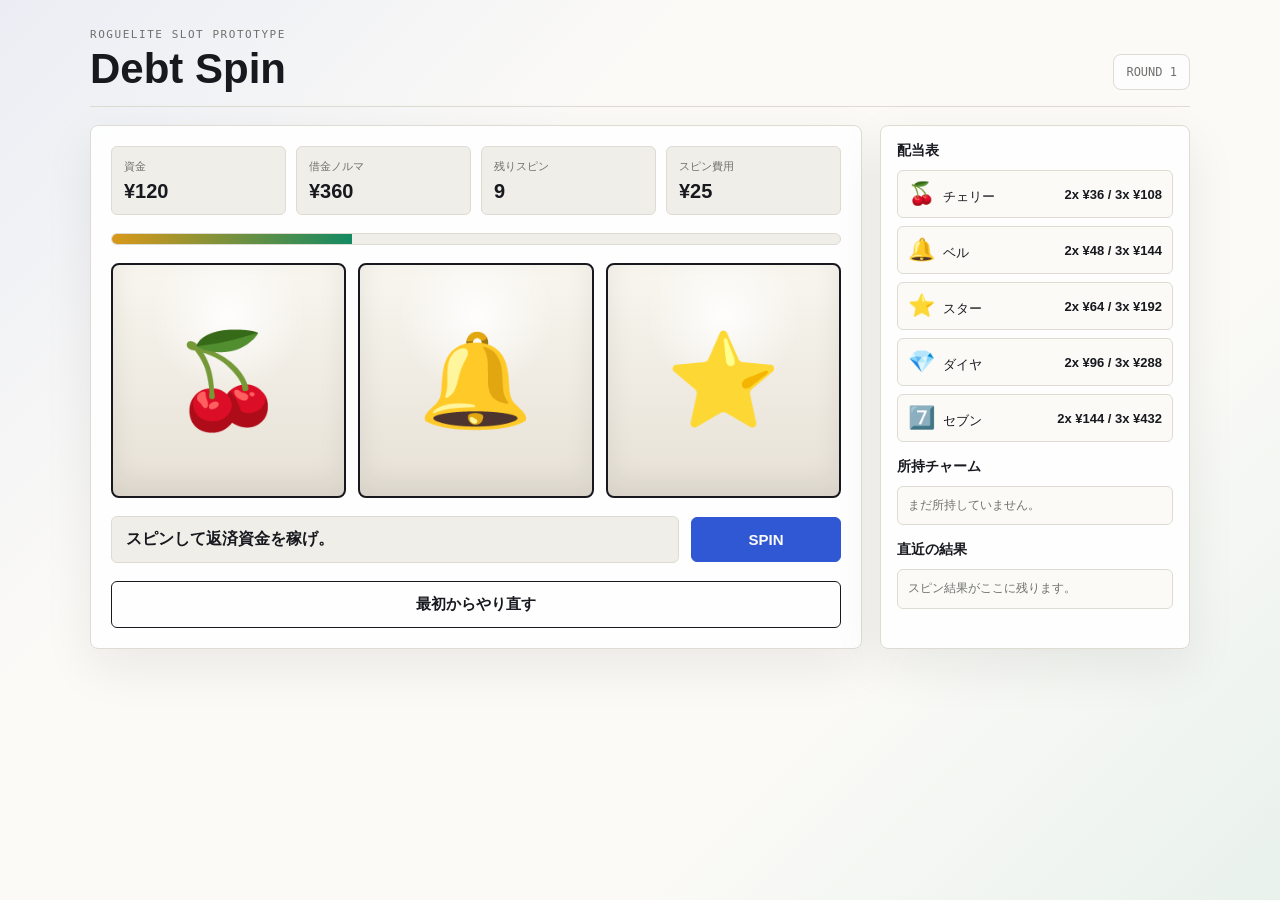
<file: tabs/nekopen2.html>
<!DOCTYPE html>
<html lang="ja">
<head>
<meta charset="UTF-8">
<meta name="viewport" content="width=device-width, initial-scale=1.0">
<title>Debt Spin</title>
<style>
  :root {
    --ink: #17191f;
    --paper: #fbfaf7;
    --panel: #ffffff;
    --soft: #f0eee8;
    --line: #dedbd2;
    --muted: #6f716d;
    --gold: #d99819;
    --mint: #138a63;
    --red: #c94432;
    --blue: #3158d4;
    --shadow: 0 18px 50px rgba(20, 22, 28, 0.08);
    --font: -apple-system, BlinkMacSystemFont, "Hiragino Sans", "Noto Sans JP", sans-serif;
    --mono: "SF Mono", Menlo, Consolas, monospace;
  }

  * { box-sizing: border-box; }

  body {
    margin: 0;
    min-height: 100vh;
    font-family: var(--font);
    color: var(--ink);
    background:
      linear-gradient(135deg, rgba(49, 88, 212, 0.08), transparent 32%),
      linear-gradient(315deg, rgba(19, 138, 99, 0.08), transparent 30%),
      var(--paper);
    padding: 28px;
  }

  .app {
    width: min(1100px, 100%);
    margin: 0 auto;
    display: grid;
    grid-template-columns: minmax(0, 1fr) 310px;
    gap: 18px;
  }

  .header {
    grid-column: 1 / -1;
    display: flex;
    align-items: end;
    justify-content: space-between;
    gap: 18px;
    padding-bottom: 16px;
    border-bottom: 1px solid var(--line);
  }

  .eyebrow {
    margin: 0 0 7px;
    color: var(--muted);
    font-family: var(--mono);
    font-size: 11px;
    letter-spacing: 0.14em;
    text-transform: uppercase;
  }

  h1 {
    margin: 0;
    font-size: clamp(25px, 4vw, 42px);
    line-height: 1;
    letter-spacing: 0;
  }

  .round-badge {
    border: 1px solid var(--line);
    background: rgba(255, 255, 255, 0.72);
    padding: 10px 12px;
    border-radius: 8px;
    font-family: var(--mono);
    font-size: 12px;
    color: var(--muted);
    white-space: nowrap;
  }

  .machine,
  .side,
  .modal-panel {
    background: rgba(255, 255, 255, 0.9);
    border: 1px solid var(--line);
    border-radius: 8px;
    box-shadow: var(--shadow);
  }

  .machine {
    padding: 20px;
    display: grid;
    gap: 18px;
  }

  .stats {
    display: grid;
    grid-template-columns: repeat(4, minmax(0, 1fr));
    gap: 10px;
  }

  .stat {
    background: var(--soft);
    border: 1px solid var(--line);
    border-radius: 6px;
    padding: 12px;
    min-width: 0;
  }

  .stat span {
    display: block;
    color: var(--muted);
    font-family: var(--mono);
    font-size: 11px;
    margin-bottom: 6px;
  }

  .stat strong {
    display: block;
    font-size: 20px;
    line-height: 1.1;
    white-space: nowrap;
    overflow: hidden;
    text-overflow: ellipsis;
  }

  .reels {
    display: grid;
    grid-template-columns: repeat(3, 1fr);
    gap: 12px;
  }

  .reel {
    display: grid;
    place-items: center;
    aspect-ratio: 1 / 1;
    border-radius: 8px;
    border: 2px solid var(--ink);
    background:
      radial-gradient(circle at 50% 22%, rgba(255, 255, 255, 0.9), transparent 36%),
      linear-gradient(180deg, #f8f6ef, #e7e1d6);
    font-size: clamp(52px, 11vw, 92px);
    box-shadow: inset 0 -12px 28px rgba(23, 25, 31, 0.08);
    user-select: none;
  }

  .reel.spin {
    animation: pop 0.22s ease;
  }

  @keyframes pop {
    0% { transform: translateY(-4px) scale(0.98); filter: blur(2px); }
    100% { transform: translateY(0) scale(1); filter: blur(0); }
  }

  .controls {
    display: grid;
    grid-template-columns: 1fr auto;
    gap: 12px;
    align-items: center;
  }

  button {
    appearance: none;
    border: 1px solid var(--ink);
    border-radius: 6px;
    background: var(--ink);
    color: var(--paper);
    font-family: var(--font);
    font-weight: 800;
    font-size: 15px;
    padding: 13px 18px;
    cursor: pointer;
    transition: transform 0.14s ease, opacity 0.14s ease, background 0.14s ease;
  }

  button:hover:not(:disabled) { transform: translateY(-1px); }
  button:active:not(:disabled) { transform: translateY(0); opacity: 0.82; }
  button:disabled { opacity: 0.45; cursor: not-allowed; }

  .secondary {
    background: transparent;
    color: var(--ink);
  }

  .spin-button {
    min-width: 150px;
    background: var(--blue);
    border-color: var(--blue);
  }

  .message {
    min-height: 46px;
    margin: 0;
    padding: 12px 14px;
    border-radius: 6px;
    background: var(--soft);
    border: 1px solid var(--line);
    font-weight: 700;
    color: var(--ink);
  }

  .side {
    padding: 16px;
    display: grid;
    gap: 16px;
    align-content: start;
  }

  .panel-title {
    margin: 0 0 10px;
    font-size: 14px;
    font-weight: 900;
  }

  .paytable,
  .charms,
  .log {
    display: grid;
    gap: 8px;
  }

  .row,
  .charm,
  .log-item {
    border: 1px solid var(--line);
    border-radius: 6px;
    background: var(--paper);
    padding: 10px;
  }

  .row {
    display: flex;
    justify-content: space-between;
    gap: 12px;
    align-items: center;
    font-size: 13px;
  }

  .symbol {
    font-size: 22px;
    margin-right: 8px;
  }

  .charm strong {
    display: block;
    margin-bottom: 4px;
    font-size: 13px;
  }

  .charm p,
  .log-item {
    margin: 0;
    color: var(--muted);
    font-size: 12px;
    line-height: 1.45;
  }

  .progress {
    height: 12px;
    overflow: hidden;
    background: var(--soft);
    border: 1px solid var(--line);
    border-radius: 999px;
  }

  .bar {
    height: 100%;
    width: 0%;
    background: linear-gradient(90deg, var(--gold), var(--mint));
    transition: width 0.22s ease;
  }

  .modal {
    position: fixed;
    inset: 0;
    display: none;
    place-items: center;
    padding: 22px;
    background: rgba(23, 25, 31, 0.32);
    backdrop-filter: blur(8px);
    z-index: 10;
  }

  .modal.show { display: grid; }

  .modal-panel {
    width: min(760px, 100%);
    padding: 20px;
  }

  .modal-panel h2 {
    margin: 0 0 8px;
    font-size: 24px;
  }

  .modal-panel > p {
    margin: 0 0 16px;
    color: var(--muted);
  }

  .choices {
    display: grid;
    grid-template-columns: repeat(3, 1fr);
    gap: 12px;
  }

  .choice {
    text-align: left;
    background: var(--paper);
    color: var(--ink);
    border-color: var(--line);
    min-height: 150px;
    display: grid;
    align-content: start;
    gap: 7px;
  }

  .choice b {
    font-size: 16px;
  }

  .choice span {
    color: var(--muted);
    line-height: 1.45;
    font-weight: 600;
  }

  .status-good { color: var(--mint); }
  .status-bad { color: var(--red); }

  @media (max-width: 860px) {
    body { padding: 18px; }
    .app { grid-template-columns: 1fr; }
    .header { align-items: start; flex-direction: column; }
    .stats { grid-template-columns: repeat(2, 1fr); }
    .controls { grid-template-columns: 1fr; }
    .spin-button { width: 100%; }
    .choices { grid-template-columns: 1fr; }
  }

  @media (max-width: 460px) {
    .stats { grid-template-columns: 1fr; }
    .machine, .side, .modal-panel { padding: 14px; }
    .reels { gap: 8px; }
    .message { font-size: 13px; }
  }
</style>
</head>
<body>
  <main class="app">
    <header class="header">
      <div>
        <p class="eyebrow">Roguelite Slot Prototype</p>
        <h1>Debt Spin</h1>
      </div>
      <div class="round-badge" id="roundBadge">ROUND 1</div>
    </header>

    <section class="machine">
      <div class="stats">
        <div class="stat">
          <span>資金</span>
          <strong id="money">0</strong>
        </div>
        <div class="stat">
          <span>借金ノルマ</span>
          <strong id="target">0</strong>
        </div>
        <div class="stat">
          <span>残りスピン</span>
          <strong id="spins">0</strong>
        </div>
        <div class="stat">
          <span>スピン費用</span>
          <strong id="cost">0</strong>
        </div>
      </div>

      <div class="progress">
        <div class="bar" id="bar"></div>
      </div>

      <div class="reels" aria-label="slot reels">
        <div class="reel" id="reel0">🍒</div>
        <div class="reel" id="reel1">🔔</div>
        <div class="reel" id="reel2">⭐</div>
      </div>

      <div class="controls">
        <p class="message" id="message">スピンして返済資金を稼げ。</p>
        <button class="spin-button" id="spinButton">SPIN</button>
      </div>

      <button class="secondary" id="restartButton">最初からやり直す</button>
    </section>

    <aside class="side">
      <section>
        <h2 class="panel-title">配当表</h2>
        <div class="paytable" id="paytable"></div>
      </section>

      <section>
        <h2 class="panel-title">所持チャーム</h2>
        <div class="charms" id="charms"></div>
      </section>

      <section>
        <h2 class="panel-title">直近の結果</h2>
        <div class="log" id="log"></div>
      </section>
    </aside>
  </main>

  <div class="modal" id="modal">
    <div class="modal-panel">
      <h2 id="modalTitle">チャームを選択</h2>
      <p id="modalText">ラウンドクリア報酬を1つ選んでください。</p>
      <div class="choices" id="choices"></div>
    </div>
  </div>

<script>
const symbols = [
  { icon: "🍒", name: "チェリー", value: 18 },
  { icon: "🔔", name: "ベル", value: 24 },
  { icon: "⭐", name: "スター", value: 32 },
  { icon: "💎", name: "ダイヤ", value: 48 },
  { icon: "7️⃣", name: "セブン", value: 72 }
];

const charmPool = [
  {
    name: "チェリー貯金箱",
    text: "🍒が出るたびに+12。",
    apply(result, score) {
      return score + result.filter(s => s.icon === "🍒").length * 12;
    }
  },
  {
    name: "ベル利息",
    text: "🔔が2個以上なら+45。",
    apply(result, score) {
      return score + (result.filter(s => s.icon === "🔔").length >= 2 ? 45 : 0);
    }
  },
  {
    name: "スター倍率券",
    text: "⭐を含む当たりの最終スコアが1.35倍。",
    apply(result, score, matched) {
      return matched && result.some(s => s.icon === "⭐") ? Math.floor(score * 1.35) : score;
    }
  },
  {
    name: "ダイヤ研磨布",
    text: "💎1個につき+22。",
    apply(result, score) {
      return score + result.filter(s => s.icon === "💎").length * 22;
    }
  },
  {
    name: "セブン契約書",
    text: "7️⃣を含む3揃いは+180。",
    apply(result, score, matched) {
      return matched === 3 && result.some(s => s.icon === "7️⃣") ? score + 180 : score;
    }
  },
  {
    name: "粗利ブースター",
    text: "すべての獲得スコアが1.15倍。",
    apply(result, score) {
      return Math.floor(score * 1.15);
    }
  },
  {
    name: "損切り保険",
    text: "ハズレ時に+20。",
    apply(result, score, matched) {
      return matched ? score : score + 20;
    }
  },
  {
    name: "締切延長印",
    text: "取得時、次ラウンドの制限スピン+1。",
    onTake(state) {
      state.extraSpins += 1;
    },
    apply(result, score) {
      return score;
    }
  }
];

const state = {
  round: 1,
  money: 120,
  target: 360,
  spinsLeft: 9,
  spinCost: 25,
  extraSpins: 0,
  charms: [],
  log: [],
  locked: false,
  gameOver: false
};

const els = {
  roundBadge: document.getElementById("roundBadge"),
  money: document.getElementById("money"),
  target: document.getElementById("target"),
  spins: document.getElementById("spins"),
  cost: document.getElementById("cost"),
  bar: document.getElementById("bar"),
  message: document.getElementById("message"),
  spinButton: document.getElementById("spinButton"),
  restartButton: document.getElementById("restartButton"),
  paytable: document.getElementById("paytable"),
  charms: document.getElementById("charms"),
  log: document.getElementById("log"),
  modal: document.getElementById("modal"),
  modalTitle: document.getElementById("modalTitle"),
  modalText: document.getElementById("modalText"),
  choices: document.getElementById("choices"),
  reels: [0, 1, 2].map(i => document.getElementById(`reel${i}`))
};

function format(n) {
  return `¥${n.toLocaleString("ja-JP")}`;
}

function pickSymbol() {
  const roll = Math.random();
  if (roll < 0.31) return symbols[0];
  if (roll < 0.56) return symbols[1];
  if (roll < 0.76) return symbols[2];
  if (roll < 0.91) return symbols[3];
  return symbols[4];
}

function calculate(result) {
  const counts = new Map();
  result.forEach(s => counts.set(s.icon, (counts.get(s.icon) || 0) + 1));
  const max = Math.max(...counts.values());
  let score = 0;
  if (max === 3) {
    const symbol = result.find(s => counts.get(s.icon) === 3);
    score = symbol.value * 6;
  } else if (max === 2) {
    const symbol = result.find(s => counts.get(s.icon) === 2);
    score = symbol.value * 2;
  }
  const base = score;
  state.charms.forEach(charm => {
    score = charm.apply(result, score, max >= 2 ? max : 0);
  });
  return { base, total: score, matched: max >= 2 ? max : 0 };
}

function spin() {
  if (state.locked || state.gameOver) return;
  if (state.spinsLeft <= 0 || state.money < state.spinCost) {
    endGame(false);
    return;
  }

  state.locked = true;
  state.money -= state.spinCost;
  state.spinsLeft -= 1;

  const result = [pickSymbol(), pickSymbol(), pickSymbol()];
  els.reels.forEach((reel, index) => {
    reel.classList.remove("spin");
    reel.textContent = result[index].icon;
    requestAnimationFrame(() => reel.classList.add("spin"));
  });

  const score = calculate(result);
  state.money += score.total;
  const label = result.map(s => s.icon).join(" ");
  const detail = score.matched === 3 ? "3揃い" : score.matched === 2 ? "2揃い" : "ハズレ";
  state.log.unshift(`${label} / ${detail} / +${format(score.total)}`);
  state.log = state.log.slice(0, 5);

  if (score.total > 0) {
    els.message.innerHTML = `<span class="status-good">${detail}</span> ${format(score.total)} を獲得。`;
  } else {
    els.message.innerHTML = `<span class="status-bad">ハズレ</span> 収益なし。`;
  }

  render();

  setTimeout(() => {
    state.locked = false;
    if (state.money >= state.target) {
      clearRound();
    } else if (state.spinsLeft <= 0 || state.money < state.spinCost) {
      endGame(false);
    }
    render();
  }, 260);
}

function clearRound() {
  state.locked = true;
  els.message.innerHTML = `<span class="status-good">ROUND ${state.round} CLEAR</span> 借金返済ラインに到達。`;
  showCharmChoices();
}

function nextRound() {
  state.round += 1;
  state.target = Math.floor(360 * Math.pow(1.62, state.round - 1));
  state.spinCost = 25 + Math.floor((state.round - 1) * 7);
  state.spinsLeft = Math.max(6, 9 + state.extraSpins - Math.floor((state.round - 1) / 2));
  state.money = Math.max(140 + state.round * 12, Math.floor(state.money * 0.42));
  state.locked = false;
  els.modal.classList.remove("show");
  els.message.textContent = `ROUND ${state.round} 開始。期限内に ${format(state.target)} へ到達せよ。`;
  render();
}

function endGame(win) {
  state.gameOver = true;
  state.locked = true;
  els.message.innerHTML = win
    ? `<span class="status-good">完全返済</span> 記録: ROUND ${state.round}`
    : `<span class="status-bad">GAME OVER</span> ROUND ${state.round} の返済に失敗。`;
  render();
}

function showCharmChoices() {
  const ownedNames = new Set(state.charms.map(c => c.name));
  const available = charmPool.filter(c => !ownedNames.has(c.name));
  const shuffled = available.sort(() => Math.random() - 0.5).slice(0, 3);
  const choices = shuffled.length ? shuffled : charmPool.sort(() => Math.random() - 0.5).slice(0, 3);

  els.modalTitle.textContent = "チャームを選択";
  els.modalText.textContent = "次のラウンドへ持ち込むパッシブ効果を1つ取得できます。";
  els.choices.innerHTML = "";

  choices.forEach(charm => {
    const button = document.createElement("button");
    button.className = "choice";
    button.innerHTML = `<b>${charm.name}</b><span>${charm.text}</span>`;
    button.addEventListener("click", () => {
      state.charms.push(charm);
      if (charm.onTake) charm.onTake(state);
      nextRound();
    });
    els.choices.appendChild(button);
  });

  els.modal.classList.add("show");
}

function restart() {
  state.round = 1;
  state.money = 120;
  state.target = 360;
  state.spinsLeft = 9;
  state.spinCost = 25;
  state.extraSpins = 0;
  state.charms = [];
  state.log = [];
  state.locked = false;
  state.gameOver = false;
  els.modal.classList.remove("show");
  els.reels.forEach((reel, index) => reel.textContent = symbols[index].icon);
  els.message.textContent = "スピンして返済資金を稼げ。";
  render();
}

function renderPaytable() {
  els.paytable.innerHTML = symbols.map(s => `
    <div class="row">
      <div><span class="symbol">${s.icon}</span>${s.name}</div>
      <strong>2x ${format(s.value * 2)} / 3x ${format(s.value * 6)}</strong>
    </div>
  `).join("");
}

function render() {
  els.roundBadge.textContent = `ROUND ${state.round}`;
  els.money.textContent = format(state.money);
  els.target.textContent = format(state.target);
  els.spins.textContent = state.spinsLeft;
  els.cost.textContent = format(state.spinCost);
  els.bar.style.width = `${Math.min(100, Math.floor((state.money / state.target) * 100))}%`;
  els.spinButton.disabled = state.locked || state.gameOver;
  els.charms.innerHTML = state.charms.length
    ? state.charms.map(c => `<div class="charm"><strong>${c.name}</strong><p>${c.text}</p></div>`).join("")
    : `<div class="charm"><p>まだ所持していません。</p></div>`;
  els.log.innerHTML = state.log.length
    ? state.log.map(item => `<div class="log-item">${item}</div>`).join("")
    : `<div class="log-item">スピン結果がここに残ります。</div>`;
}

els.spinButton.addEventListener("click", spin);
els.restartButton.addEventListener("click", restart);
renderPaytable();
render();
</script>
</body>
</html>
</file>
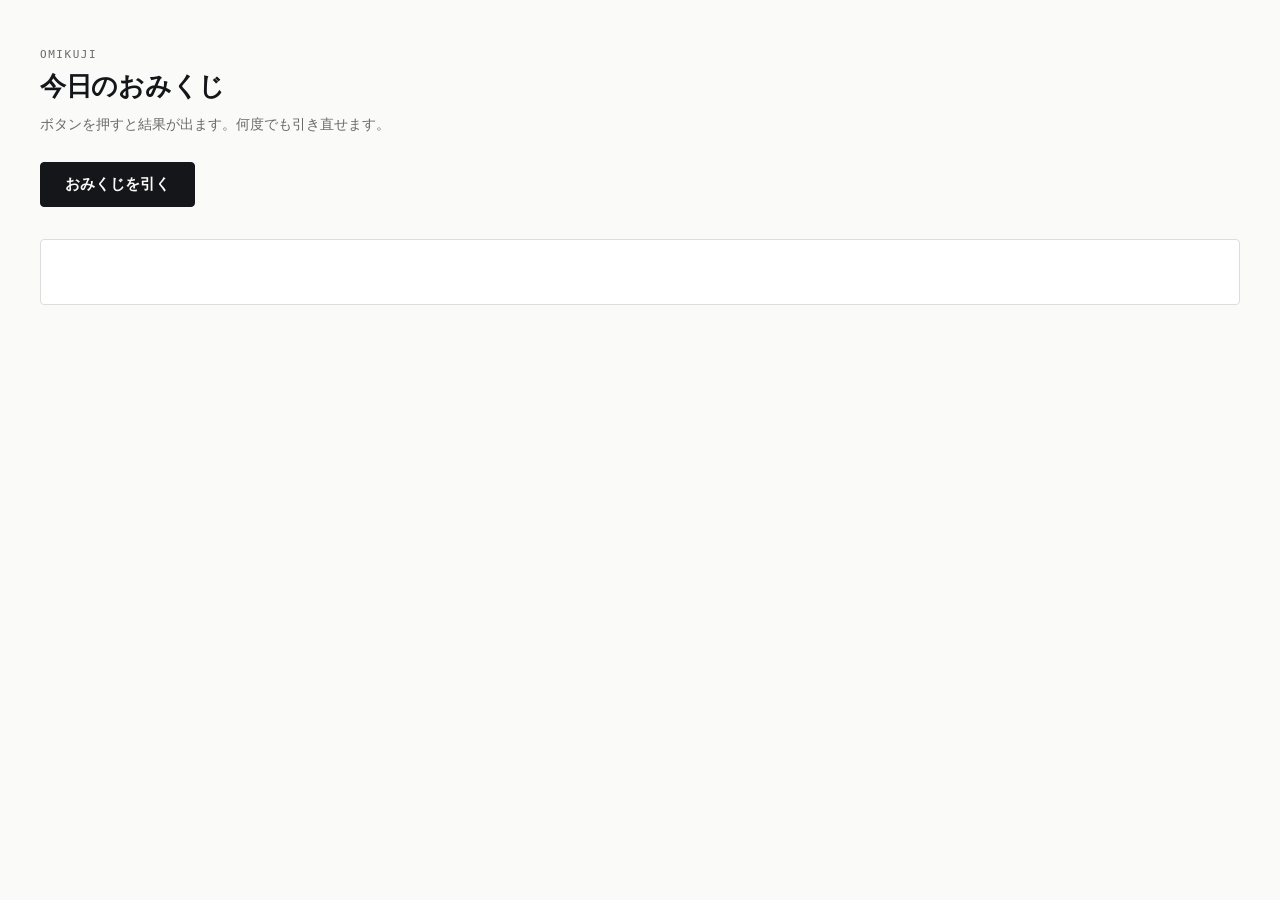
<file: tabs/omikuji.html>
<!DOCTYPE html>
<html lang="ja">
<head>
<meta charset="UTF-8">
<title>おみくじ</title>
<style>
  :root {
    --ink: #14161A;
    --paper: #FAFAF8;
    --mist: #F0F0EE;
    --line: #DEDDD8;
    --signal: #2F5CFF;
    --muted: #6B6B66;
    --font-body: -apple-system, BlinkMacSystemFont, "Hiragino Sans", "Noto Sans JP", sans-serif;
    --font-mono: "SF Mono", Menlo, Consolas, monospace;
  }
  * { box-sizing: border-box; }
  body {
    margin: 0;
    font-family: var(--font-body);
    color: var(--ink);
    background: var(--paper);
    padding: 48px 40px;
  }
  .eyebrow {
    font-family: var(--font-mono);
    font-size: 11px;
    letter-spacing: 0.14em;
    color: var(--muted);
    text-transform: uppercase;
    margin: 0 0 8px;
  }
  h2 {
    margin: 0 0 12px;
    font-size: 26px;
    font-weight: 800;
    letter-spacing: -0.01em;
  }
  p.lead {
    margin: 0 0 28px;
    color: var(--muted);
    font-size: 14px;
    max-width: 32em;
  }
  button {
    appearance: none;
    font-family: var(--font-body);
    font-size: 15px;
    font-weight: 600;
    padding: 12px 24px;
    border-radius: 4px;
    border: 1px solid var(--ink);
    background: var(--ink);
    color: var(--paper);
    cursor: pointer;
    transition: opacity 0.15s ease;
  }
  button:hover { opacity: 0.8; }
  button:active { opacity: 0.6; }
  #result {
    margin-top: 32px;
    padding: 32px;
    border: 1px solid var(--line);
    border-radius: 4px;
    background: #FFFFFF;
    font-size: 40px;
    font-weight: 900;
    letter-spacing: -0.02em;
    min-height: 1.2em;
    display: flex;
    align-items: center;
    justify-content: center;
  }
  .kichi { color: var(--signal); }
  .kyo { color: var(--muted); }
</style>
</head>
<body>
  <p class="eyebrow">Omikuji</p>
  <h2 id="random">今日のおみくじ</h2>
  <p class="lead">ボタンを押すと結果が出ます。何度でも引き直せます。</p>
  <button onclick="draw()">おみくじを引く</button>
  <div id="result"></div>

  <script>
    const OMIKUJI = ["大吉", "中吉", "小吉", "吉", "末吉", "凶", "末光"];

    const randomEl = document.getElementById('random');
    randomEl.addEventListener('click', () => {
      const pick = OMIKUJI[Math.floor(Math.random() * OMIKUJI.length)];
      randomEl.textContent = `今日のおみくじ: ${pick}`;
    });
    function draw() {
      const pick = OMIKUJI[Math.floor(Math.random() * OMIKUJI.length)];
      const el = document.getElementById('result');
      el.textContent = pick;
      el.className = pick === "凶" ? "kyo" : "kichi";
    }
  </script>
</body>
</html>
</file>
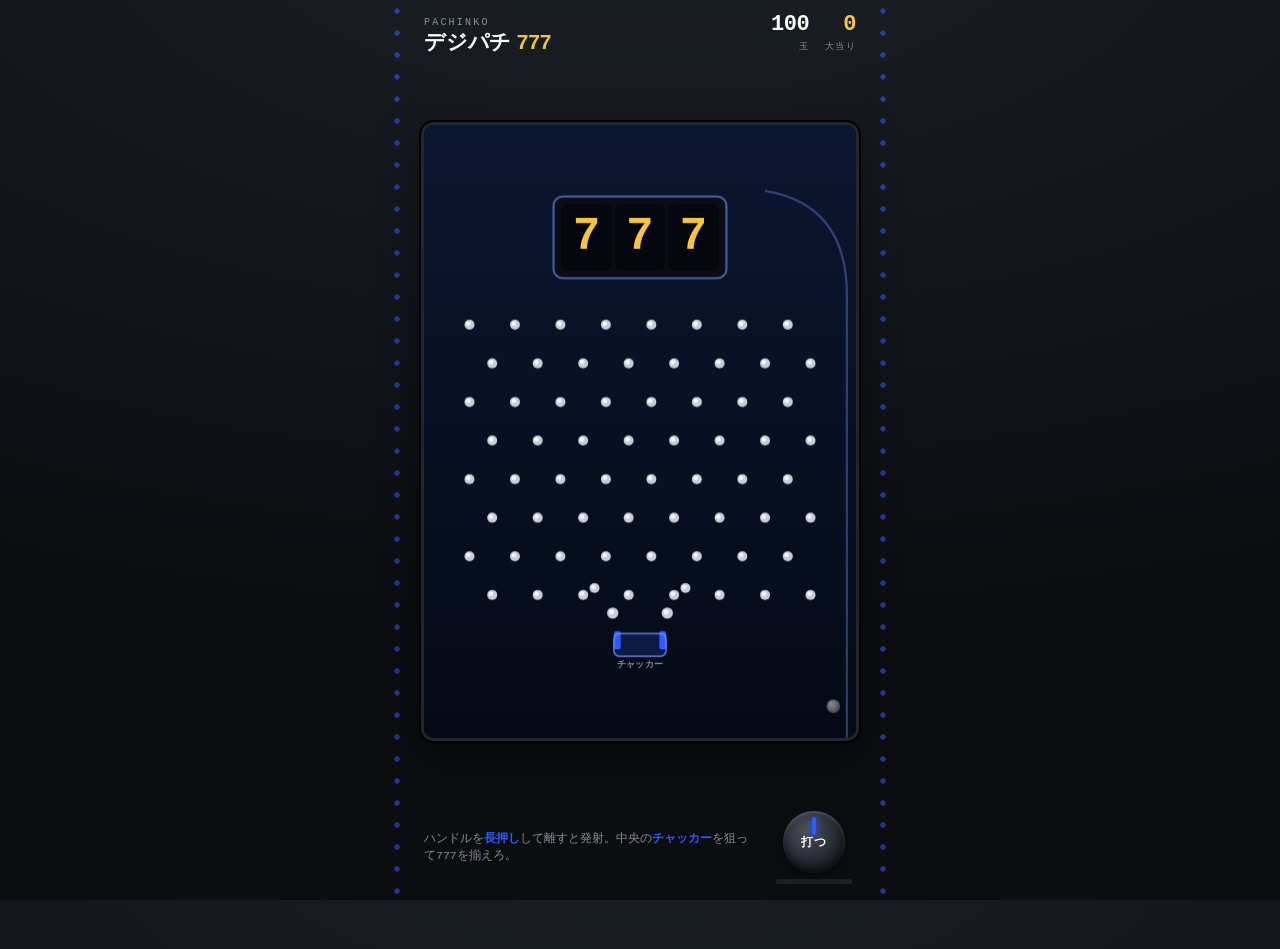
<file: tabs/pachinko.html>
<!DOCTYPE html>
<html lang="ja">
<head>
<meta charset="UTF-8">
<meta name="viewport" content="width=device-width, initial-scale=1.0">
<title>パチンコ ― デジパチ777</title>
<style>
  :root {
    /* サイト共通トークンを継承しつつ、筐体（ダーク）へ拡張 */
    --paper: #FAFAF8;
    --signal: #2F5CFF;
    --muted: #8A8E99;
    --gold: #F5C542;
    --cabinet-0: #0B0D11;
    --cabinet-1: #14171D;
    --bezel: #23262E;
    --font-body: -apple-system, BlinkMacSystemFont, "Hiragino Sans", "Noto Sans JP", "Yu Gothic", sans-serif;
    --font-mono: "SF Mono", "SFMono-Regular", Menlo, Consolas, monospace;
  }
  * { box-sizing: border-box; }
  html, body { height: 100%; margin: 0; }
  body {
    font-family: var(--font-body);
    color: var(--paper);
    background:
      radial-gradient(120% 80% at 50% -10%, #1b1f27 0%, var(--cabinet-1) 42%, var(--cabinet-0) 100%);
    overflow: hidden;
  }

  .cabinet {
    height: 100%;
    display: flex;
    align-items: stretch;
    justify-content: center;
    gap: 0;
  }

  /* 両サイドの電飾（アンビエント層） */
  .lights {
    flex: 1 1 0;
    min-width: 0;
    position: relative;
    overflow: hidden;
  }
  .lights::before {
    content: "";
    position: absolute;
    top: 0; bottom: 0;
    width: 10px;
    background-image: radial-gradient(circle, var(--signal) 0 2.4px, transparent 3px);
    background-size: 10px 22px;
    background-repeat: repeat-y;
    opacity: 0.55;
    animation: blink 1.1s steps(2) infinite;
  }
  .lights-l::before { right: 8px; }
  .lights-r::before { left: 8px; animation-delay: .55s; }
  @keyframes blink { 0% { opacity: .18; } 100% { opacity: .7; } }

  .stage {
    flex: 0 1 460px;
    min-width: 0;
    height: 100%;
    padding: 14px 14px 16px;
    display: flex;
    flex-direction: column;
    gap: 10px;
  }

  /* 上部：ブランド + スコア */
  .topbar {
    display: flex;
    align-items: flex-end;
    justify-content: space-between;
    gap: 12px;
    flex: 0 0 auto;
  }
  .eyebrow {
    margin: 0 0 3px;
    font-family: var(--font-mono);
    font-size: 10px;
    letter-spacing: 0.22em;
    text-transform: uppercase;
    color: var(--muted);
  }
  .title {
    margin: 0;
    font-size: 21px;
    font-weight: 900;
    letter-spacing: -0.01em;
    line-height: 1;
  }
  .title b { color: var(--gold); font-weight: 900; }
  .stats { display: flex; gap: 16px; flex-shrink: 0; }
  .stat { text-align: right; line-height: 1; }
  .stat-num {
    display: block;
    font-family: var(--font-mono);
    font-size: 22px;
    font-weight: 700;
    letter-spacing: -0.02em;
    font-variant-numeric: tabular-nums;
  }
  .stat-num.gold { color: var(--gold); }
  .stat-label {
    font-family: var(--font-mono);
    font-size: 9px;
    letter-spacing: 0.14em;
    color: var(--muted);
    text-transform: uppercase;
  }

  /* 盤面 */
  .board-wrap {
    flex: 1 1 auto;
    min-height: 0;
    position: relative;
    display: flex;
    align-items: center;
    justify-content: center;
  }
  #board {
    display: block;
    border-radius: 10px;
    background: #05070c;
    box-shadow:
      0 0 0 3px var(--bezel),
      0 0 0 5px #000,
      0 14px 40px rgba(0,0,0,0.55),
      inset 0 0 60px rgba(0,0,0,0.6);
  }
  /* 大当たりオーバーレイ */
  .jackpot {
    position: absolute;
    inset: 0;
    display: flex;
    align-items: center;
    justify-content: center;
    pointer-events: none;
    opacity: 0;
    transition: opacity .18s ease;
  }
  .jackpot.on { opacity: 1; }
  .jackpot::before {
    content: "";
    position: absolute;
    inset: -20%;
    background: radial-gradient(circle at 50% 45%, rgba(245,197,66,.55), rgba(245,197,66,0) 60%);
    animation: burst 1.1s ease-out infinite;
  }
  .jackpot span {
    position: relative;
    font-weight: 900;
    font-size: clamp(30px, 9vw, 52px);
    letter-spacing: 0.04em;
    color: #fff;
    text-shadow: 0 0 18px var(--gold), 0 0 4px #fff, 0 3px 0 #b8860b;
    animation: pop .5s cubic-bezier(.2,1.6,.3,1) both;
  }
  @keyframes burst { 0% { transform: scale(.85); opacity: .9; } 100% { transform: scale(1.25); opacity: .2; } }
  @keyframes pop { 0% { transform: scale(.2) rotate(-6deg); } 60% { transform: scale(1.12) rotate(2deg); } 100% { transform: scale(1) rotate(0); } }

  /* 下部：ハンドル */
  .controls {
    flex: 0 0 auto;
    display: flex;
    align-items: center;
    gap: 14px;
  }
  .hint {
    margin: 0;
    flex: 1 1 auto;
    min-width: 0;
    font-size: 11.5px;
    line-height: 1.45;
    color: var(--muted);
    font-family: var(--font-mono);
  }
  .hint b { color: var(--signal); font-weight: 600; }
  .hint.win b { color: var(--gold); }

  .handle {
    flex: 0 0 auto;
    width: 84px;
    display: flex;
    flex-direction: column;
    align-items: center;
    gap: 6px;
    user-select: none;
    -webkit-user-select: none;
    cursor: pointer;
  }
  .knob {
    width: 62px;
    height: 62px;
    border-radius: 50%;
    position: relative;
    background:
      radial-gradient(circle at 38% 32%, #4a4f5a, #1a1d24 70%);
    box-shadow:
      inset 0 2px 3px rgba(255,255,255,.18),
      inset 0 -4px 8px rgba(0,0,0,.6),
      0 4px 10px rgba(0,0,0,.5);
    display: flex;
    align-items: center;
    justify-content: center;
    transition: transform .06s ease;
  }
  .knob::after {
    /* 指標（チャージで回転） */
    content: "";
    position: absolute;
    top: 6px;
    width: 4px; height: 18px;
    border-radius: 3px;
    background: var(--signal);
    transform-origin: 50% 25px;
    transform: rotate(var(--rot, 0deg));
    box-shadow: 0 0 8px var(--signal);
  }
  .handle:active .knob { transform: scale(.94); }
  .knob-label {
    font-family: var(--font-mono);
    font-size: 12px;
    font-weight: 700;
    letter-spacing: .06em;
    color: var(--paper);
  }
  .gauge {
    width: 76px;
    height: 5px;
    border-radius: 3px;
    background: rgba(255,255,255,.08);
    overflow: hidden;
  }
  .gauge > i {
    display: block;
    height: 100%;
    width: 0%;
    border-radius: 3px;
    background: linear-gradient(90deg, var(--signal), var(--gold));
  }

  .handle:focus-visible { outline: 2px solid var(--signal); outline-offset: 4px; border-radius: 8px; }

  @media (max-width: 640px) {
    .lights { display: none; }
    .stage { flex-basis: 100%; padding: 10px 10px 12px; }
    .title { font-size: 18px; }
  }
  @media (prefers-reduced-motion: reduce) {
    .lights::before { animation: none; opacity: .4; }
    .jackpot::before { animation: none; }
    .jackpot span { animation: none; }
  }
</style>
</head>
<body>
  <div class="cabinet">
    <div class="lights lights-l" aria-hidden="true"></div>

    <div class="stage">
      <header class="topbar">
        <div>
          <p class="eyebrow">Pachinko</p>
          <h2 class="title">デジパチ <b>777</b></h2>
        </div>
        <div class="stats">
          <div class="stat"><span class="stat-num" id="s-balls">100</span><span class="stat-label">玉</span></div>
          <div class="stat"><span class="stat-num gold" id="s-hits">0</span><span class="stat-label">大当り</span></div>
        </div>
      </header>

      <div class="board-wrap">
        <canvas id="board"></canvas>
        <div class="jackpot" id="jackpot" aria-hidden="true"><span>大当たり</span></div>
      </div>

      <footer class="controls">
        <p class="hint" id="hint">ハンドルを<b>長押し</b>して離すと発射。中央の<b>チャッカー</b>を狙って777を揃えろ。</p>
        <div class="handle" id="handle" role="button" tabindex="0" aria-label="発射ハンドル（長押しでチャージ）">
          <div class="knob"><span class="knob-label" id="knob-label">打つ</span></div>
          <div class="gauge"><i id="gauge-fill"></i></div>
        </div>
      </footer>
    </div>

    <div class="lights lights-r" aria-hidden="true"></div>
  </div>

<script>
(function () {
  "use strict";
  const reduced = matchMedia("(prefers-reduced-motion: reduce)").matches;

  // ---- DOM ----
  const cv = document.getElementById("board");
  const ctx = cv.getContext("2d");
  const elBalls = document.getElementById("s-balls");
  const elHits  = document.getElementById("s-hits");
  const elHint  = document.getElementById("hint");
  const handle  = document.getElementById("handle");
  const knob    = handle.querySelector(".knob");
  const knobLabel = document.getElementById("knob-label");
  const gaugeFill = document.getElementById("gauge-fill");
  const jackpotEl = document.getElementById("jackpot");

  // ---- 論理盤面サイズ ----
  const W = 380, H = 540;
  const G = 0.17;                 // 重力
  const BALL_R = 6;

  // ---- 状態 ----
  let balls = 100;               // 持ち玉
  let hits = 0;                  // 大当り回数
  let displayBalls = 100;        // 表示用（+分をなめらかに）
  const live = [];               // 盤面上の玉
  let shake = 0;                 // 画面揺れ
  let jackpotUntil = 0;          // 大当り演出の終了時刻
  const now = () => performance.now();

  // ---- ピン配置 ----
  const pins = [];
  (function buildPins() {
    const top = 176, bottom = 424, dx = 40, dy = 34;
    let row = 0;
    for (let y = top; y <= bottom; y += dy, row++) {
      const off = (row % 2) ? dx / 2 : 0;
      for (let x = 40 + off; x <= W - 40; x += dx) {
        // チャッカー直上に落とし込む通路を空ける
        if (Math.abs(x - 190) < 9 && y > 392) continue;
        pins.push({ x, y, r: 4.4 });
      }
    }
    // チャッカーへ導くファネル（風車代わりの誘導釘）
    pins.push({ x: 166, y: 430, r: 5 }, { x: 214, y: 430, r: 5 });
    pins.push({ x: 150, y: 408, r: 4.4 }, { x: 230, y: 408, r: 4.4 });
  })();

  // ---- チャッカー（始動口） ----
  const chak = { x: 190, y: 452, w: 46, h: 16 };

  // ---- デジタル（リール） ----
  const reels = [mkReel(), mkReel(), mkReel()];
  let spinning = false;
  function mkReel() { return { val: 7, spinning: false, stopAt: 0, settle: 0, result: 7, blur: 0 }; }

  function startSpin() {
    if (spinning) return;
    spinning = true;
    // 抽選：約16%で大当り（ゾロ目）
    const jackpot = Math.random() < 0.16;
    let res;
    if (jackpot) {
      const s = Math.random() < 0.6 ? 7 : (Math.random() * 10 | 0);
      res = [s, s, s];
    } else {
      res = [rndDigit(), rndDigit(), rndDigit()];
      // 偶然ゾロ目になったら崩す
      if (res[0] === res[1] && res[1] === res[2]) res[2] = (res[2] + 1) % 10;
      // 6割の確率でリーチ演出（左2つ揃い）
      if (Math.random() < 0.6) { res[1] = res[0]; if (res[2] === res[0]) res[2] = (res[0] + 1) % 10; }
    }
    const t = now();
    reels.forEach((r, i) => {
      r.spinning = true;
      r.result = res[i];
      r.stopAt = t + 620 + i * 340;   // 左→右へ順に停止
      r.blur = 1;
    });
  }
  function rndDigit() { return Math.random() * 10 | 0; }

  function evaluate() {
    spinning = false;
    if (reels[0].val === reels[1].val && reels[1].val === reels[2].val) {
      // 大当たり！
      hits++;
      elHits.textContent = hits;
      balls += 300;
      jackpotUntil = now() + 2600;
      jackpotEl.classList.add("on");
      shake = reduced ? 4 : 16;
      elHint.classList.add("win");
      elHint.innerHTML = "<b>大当たり！</b> +300玉。ラッシュ突入、そのまま打ち込め。";
      const n = reduced ? 14 : 40;
      for (let i = 0; i < n; i++) {
        live.push({
          x: 20 + Math.random() * (W - 40), y: -10 - Math.random() * 120,
          vx: (Math.random() - 0.5) * 3, vy: 1 + Math.random() * 2,
          r: BALL_R, chute: false, cel: true
        });
      }
      setTimeout(() => { jackpotEl.classList.remove("on"); }, 2600);
    }
  }

  // ---- 発射 ----
  function fire(power) {
    if (balls <= 0) { refill(); return; }
    balls--;
    live.push({ x: 360, y: 512, vx: 0, vy: -(9.5 + power * 3.6), r: BALL_R, chute: true, power, cel: false });
    if (!elHint.classList.contains("win")) {
      elHint.innerHTML = "ハンドルを<b>長押し</b>して離すと発射。中央の<b>チャッカー</b>を狙って777を揃えろ。";
    }
  }
  function refill() {
    balls = 100;
    elHint.classList.remove("win");
    elHint.innerHTML = "玉を補給した。<b>ハンドル</b>を長押しして離すと発射。";
  }

  // ---- チャージ（ハンドル） ----
  let charging = false, chargeStart = 0, power = 0;
  function beginCharge() {
    if (balls <= 0) { refill(); return; }
    if (charging) return;
    charging = true; chargeStart = now();
    knobLabel.textContent = "…";
  }
  function endCharge() {
    if (!charging) return;
    charging = false;
    // ごく短いタップ（長押ししていない）は狙いやすい中パワーで発射
    const held = now() - chargeStart;
    fire(held < 130 ? 0.62 : power);
    power = 0;
    knob.style.setProperty("--rot", "0deg");
    gaugeFill.style.width = "0%";
    knobLabel.textContent = "打つ";
  }
  function tapFire() {
    // クリック等の短押し向けフォールバック
    if (!charging) fire(0.55);
  }

  // pointer（マウス/タッチ両対応）
  handle.addEventListener("pointerdown", (e) => { e.preventDefault(); handle.setPointerCapture?.(e.pointerId); beginCharge(); });
  handle.addEventListener("pointerup",   (e) => { e.preventDefault(); endCharge(); });
  handle.addEventListener("pointercancel", () => { if (charging) { charging = false; power = 0; gaugeFill.style.width = "0%"; knobLabel.textContent = "打つ"; } });
  // キーボード
  handle.addEventListener("keydown", (e) => {
    if ((e.key === " " || e.key === "Enter") && !e.repeat) { e.preventDefault(); beginCharge(); }
  });
  handle.addEventListener("keyup", (e) => {
    if (e.key === " " || e.key === "Enter") { e.preventDefault(); endCharge(); }
  });
  // ページ全体のスペースでも撃てるように（ハンドルにフォーカスが無くても）
  addEventListener("keydown", (e) => {
    if (e.code === "Space" && e.target === document.body && !e.repeat) { e.preventDefault(); beginCharge(); }
  });
  addEventListener("keyup", (e) => {
    if (e.code === "Space" && e.target === document.body) { e.preventDefault(); endCharge(); }
  });

  // ---- 物理更新 ----
  function step() {
    for (let i = live.length - 1; i >= 0; i--) {
      const b = live[i];

      if (b.chute) {
        // 発射レール：xを固定し上昇、頂点付近で盤面へ放出（パワーで飛距離が変わる）
        b.vy += G; b.y += b.vy;
        if (b.y <= 130 || b.vy >= 0) { b.chute = false; b.vx = -(2.2 + b.power * 2.2); }
        continue;
      }

      b.vy += G;
      b.x += b.vx; b.y += b.vy;

      // 壁
      if (b.x < 8 + b.r) { b.x = 8 + b.r; b.vx = -b.vx * 0.55; }
      if (b.x > W - 8 - b.r) { b.x = W - 8 - b.r; b.vx = -b.vx * 0.55; }
      if (b.y < 40 + b.r) { b.y = 40 + b.r; b.vy = -b.vy * 0.55; }

      // ピン衝突
      if (!b.cel) {
        for (let p = 0; p < pins.length; p++) {
          const pin = pins[p];
          const dx = b.x - pin.x, dy = b.y - pin.y;
          const rr = b.r + pin.r;
          const d2 = dx * dx + dy * dy;
          if (d2 < rr * rr) {
            const d = Math.sqrt(d2) || 0.001;
            const nx = dx / d, ny = dy / d;
            b.x = pin.x + nx * rr; b.y = pin.y + ny * rr;
            const vn = b.vx * nx + b.vy * ny;
            b.vx -= 1.5 * vn * nx; b.vy -= 1.5 * vn * ny;
            b.vx *= 0.72; b.vy *= 0.72;
            b.vx += (Math.random() - 0.5) * 0.5;   // 散らし
          }
        }
        // チャッカー通過判定
        if (b.vy > 0 && b.y > chak.y - 6 && b.y < chak.y + chak.h &&
            Math.abs(b.x - chak.x) < chak.w / 2 - 3) {
          live.splice(i, 1);
          startSpin();
          continue;
        }
      }

      // 盤外（アウト）
      if (b.y > H + 20 || b.x < -20 || b.x > W + 20) live.splice(i, 1);
    }

    // リール停止処理
    const t = now();
    let anySpin = false;
    for (const r of reels) {
      if (r.spinning) {
        anySpin = true;
        if (t >= r.stopAt) { r.spinning = false; r.val = r.result; r.settle = 1; r.blur = 0; }
        else { if (Math.floor(t / 45) % 1 === 0) r.val = rndDigit(); r.blur = 1; }
      }
      if (r.settle > 0) r.settle = Math.max(0, r.settle - 0.06);
    }
    if (spinning && !anySpin) evaluate();

    // 玉数表示のなめらか反映
    displayBalls += (balls - displayBalls) * 0.2;
    if (Math.abs(displayBalls - balls) < 0.5) displayBalls = balls;
    elBalls.textContent = Math.round(displayBalls);

    // 玉切れUI
    if (balls <= 0 && !charging) knobLabel.textContent = "補給";
    else if (!charging) knobLabel.textContent = "打つ";

    // チャージ（三角波でパワーが行き来 → 離した瞬間の値で発射）
    if (charging) {
      const ph = ((now() - chargeStart) / 780) % 2;
      power = ph < 1 ? ph : 2 - ph;   // 0→1→0…
      gaugeFill.style.width = (power * 100).toFixed(0) + "%";
      knob.style.setProperty("--rot", (power * 100 - 50).toFixed(0) + "deg");
    }

    if (shake > 0) shake *= 0.86;
    if (shake < 0.3) shake = 0;
  }

  // ---- 描画 ----
  function draw() {
    const s = scale;
    ctx.setTransform(s, 0, 0, s, 0, 0);
    ctx.clearRect(0, 0, W, H);

    // 揺れ
    if (shake > 0) ctx.translate((Math.random() - 0.5) * shake, (Math.random() - 0.5) * shake);

    // フェルト盤面
    const g = ctx.createLinearGradient(0, 0, 0, H);
    g.addColorStop(0, "#0a1730"); g.addColorStop(1, "#050a16");
    ctx.fillStyle = g;
    ctx.fillRect(0, 0, W, H);

    // 大当り中は盤面をゴールドに染める
    if (now() < jackpotUntil) {
      ctx.fillStyle = "rgba(245,197,66," + (0.06 + 0.05 * Math.sin(now() / 90)) + ")";
      ctx.fillRect(0, 0, W, H);
    }

    // 発射レール（右）
    ctx.strokeStyle = "rgba(120,150,255,.35)";
    ctx.lineWidth = 2;
    ctx.beginPath();
    ctx.moveTo(372, H); ctx.lineTo(372, 150);
    ctx.quadraticCurveTo(372, 70, 300, 58);
    ctx.stroke();

    drawReels();

    // ピン
    for (const p of pins) {
      ctx.beginPath();
      ctx.arc(p.x, p.y, p.r, 0, 7);
      ctx.fillStyle = "#c7cdd8";
      ctx.fill();
      ctx.beginPath();
      ctx.arc(p.x - 1, p.y - 1, p.r * 0.45, 0, 7);
      ctx.fillStyle = "rgba(255,255,255,.85)";
      ctx.fill();
    }

    // チャッカー
    drawChakker();

    // 玉
    for (const b of live) drawBall(b);

    // 発射位置のガイド玉
    if (balls > 0) {
      ctx.globalAlpha = 0.5;
      drawBall({ x: 360, y: 512, r: BALL_R });
      ctx.globalAlpha = 1;
    }
  }

  function drawBall(b) {
    const grd = ctx.createRadialGradient(b.x - 2, b.y - 2.5, 0.5, b.x, b.y, b.r);
    grd.addColorStop(0, "#ffffff");
    grd.addColorStop(0.4, b.cel ? "#ffe89a" : "#dfe4ec");
    grd.addColorStop(1, b.cel ? "#c9962a" : "#7c8492");
    ctx.beginPath();
    ctx.arc(b.x, b.y, b.r, 0, 7);
    ctx.fillStyle = grd;
    ctx.fill();
  }

  function drawChakker() {
    const { x, y, w } = chak;
    // ポケット
    roundRect(x - w / 2, y - 4, w, 20, 5);
    ctx.fillStyle = "rgba(47,92,255,.18)";
    ctx.fill();
    // 左右のツメ
    ctx.fillStyle = "#2F5CFF";
    for (const sx of [x - w / 2, x + w / 2 - 6]) {
      roundRect(sx, y - 6, 6, 16, 2); ctx.fill();
    }
    // 光る縁
    ctx.strokeStyle = "rgba(120,150,255,.7)";
    ctx.lineWidth = 1.5;
    roundRect(x - w / 2, y - 4, w, 20, 5); ctx.stroke();
    // ラベル
    ctx.fillStyle = "rgba(200,210,235,.65)";
    ctx.font = "700 8px " + mono();
    ctx.textAlign = "center";
    ctx.fillText("チャッカー", x, y + 26);
    ctx.textAlign = "left";
  }

  function drawReels() {
    const cx = 190, top = 70, cellW = 44, cellH = 58, gap = 3;
    const totalW = cellW * 3 + gap * 2;
    const left = cx - totalW / 2;
    const win = now() < jackpotUntil;

    // 枠
    ctx.fillStyle = "#0a0d14";
    roundRect(left - 7, top - 7, totalW + 14, cellH + 14, 8); ctx.fill();
    ctx.lineWidth = 2;
    ctx.strokeStyle = win ? "#F5C542" : "rgba(120,150,255,.55)";
    roundRect(left - 7, top - 7, totalW + 14, cellH + 14, 8); ctx.stroke();

    for (let i = 0; i < 3; i++) {
      const r = reels[i];
      const x = left + i * (cellW + gap);
      // セル背景
      ctx.fillStyle = "#03060d";
      roundRect(x, top, cellW, cellH, 5); ctx.fill();

      // 数字
      const settleY = r.settle * 8 * Math.sin(r.settle * 9);   // 停止時のバウンド
      ctx.save();
      ctx.beginPath(); roundRect(x, top, cellW, cellH, 5); ctx.clip();
      ctx.textAlign = "center"; ctx.textBaseline = "middle";
      const cyc = win && !r.spinning;
      ctx.fillStyle = (r.val === 7 || cyc) ? "#F5C542" : "#e8edf7";
      if (cyc) ctx.fillStyle = "#F5C542";
      const midY = top + cellH / 2 + settleY;
      ctx.font = "800 40px " + mono();
      if (r.spinning) {
        // モーションブラー（上下のゴースト）
        ctx.globalAlpha = 0.25;
        ctx.fillText(((r.val + 9) % 10), x + cellW / 2, midY - 34);
        ctx.fillText(((r.val + 1) % 10), x + cellW / 2, midY + 34);
        ctx.globalAlpha = 0.8;
      }
      ctx.fillText(r.val, x + cellW / 2, midY);
      ctx.globalAlpha = 1;
      ctx.restore();
    }
    ctx.textAlign = "left"; ctx.textBaseline = "alphabetic";
  }

  // ---- ユーティリティ ----
  function roundRect(x, y, w, h, r) {
    ctx.beginPath();
    ctx.moveTo(x + r, y);
    ctx.arcTo(x + w, y, x + w, y + h, r);
    ctx.arcTo(x + w, y + h, x, y + h, r);
    ctx.arcTo(x, y + h, x, y, r);
    ctx.arcTo(x, y, x + w, y, r);
    ctx.closePath();
  }
  function mono() { return '"SF Mono", Menlo, Consolas, monospace'; }

  // ---- リサイズ / DPR ----
  let scale = 1;
  function resize() {
    const wrap = cv.parentElement;
    const availW = wrap.clientWidth, availH = wrap.clientHeight;
    if (availW <= 0 || availH <= 0) return;
    const A = W / H;
    let w, h;
    if (availW / availH > A) { h = availH; w = h * A; }
    else { w = availW; h = w / A; }
    const dpr = Math.min(window.devicePixelRatio || 1, 2);
    cv.style.width = w + "px"; cv.style.height = h + "px";
    cv.width = Math.round(w * dpr); cv.height = Math.round(h * dpr);
    scale = cv.width / W;
  }
  const ro = new ResizeObserver(resize);
  ro.observe(cv.parentElement);
  resize();

  // ---- メインループ ----
  function loop() { step(); draw(); requestAnimationFrame(loop); }
  requestAnimationFrame(loop);
})();
</script>
</body>
</html>
</file>
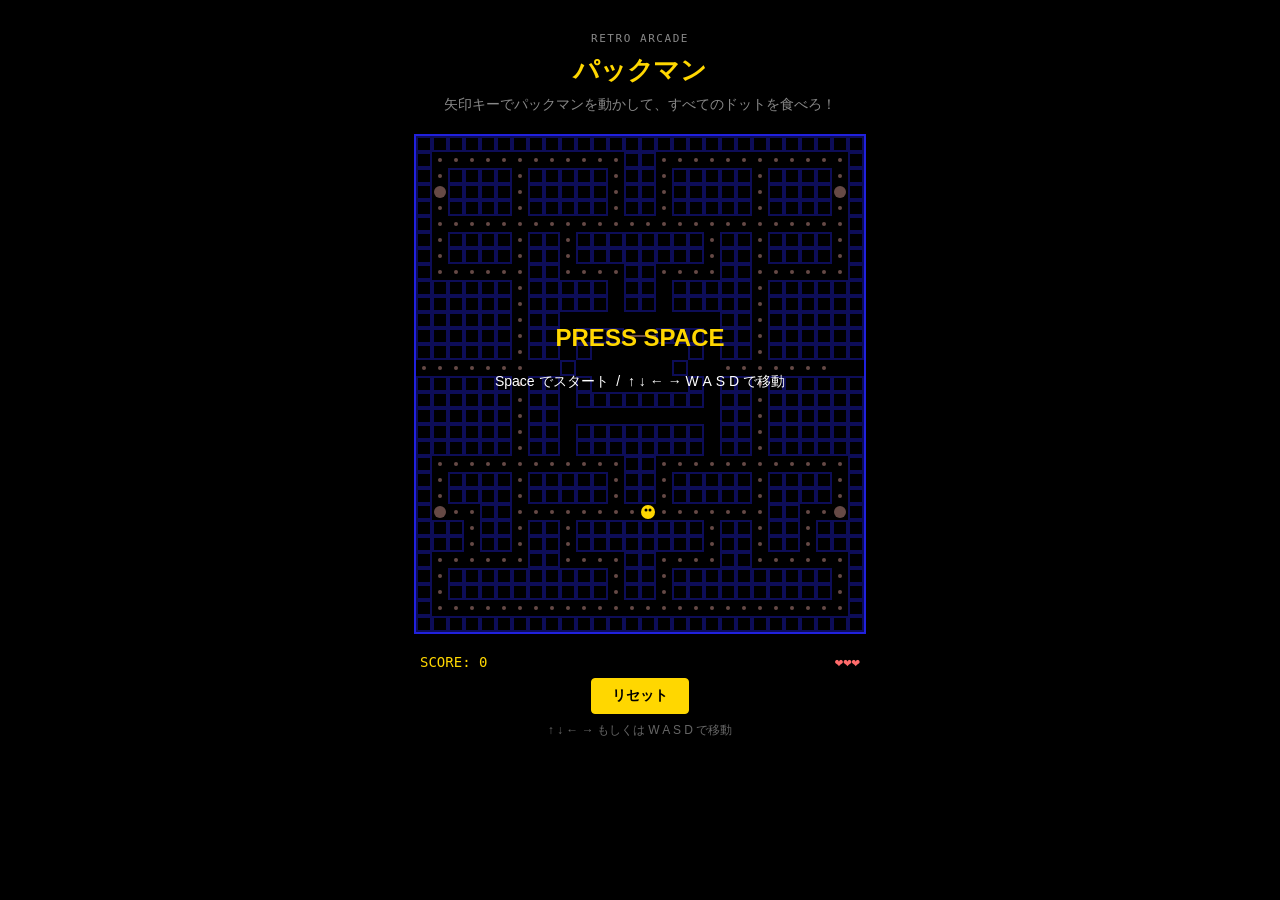
<file: tabs/packman.html>
<!DOCTYPE html>
<html lang="ja">
<head>
<meta charset="UTF-8">
<title>パックマン</title>
<style>
  :root {
    --ink: #14161A;
    --paper: #FAFAF8;
    --mist: #F0F0EE;
    --line: #DEDDD8;
    --signal: #2F5CFF;
    --muted: #6B6B66;
    --font-body: -apple-system, BlinkMacSystemFont, "Hiragino Sans", "Noto Sans JP", sans-serif;
    --font-mono: "SF Mono", Menlo, Consolas, monospace;
  }
  * { box-sizing: border-box; }
  body {
    margin: 0;
    font-family: var(--font-body);
    color: var(--ink);
    background: #000;
    padding: 32px 20px;
    display: flex;
    flex-direction: column;
    align-items: center;
    min-height: 100vh;
  }
  .eyebrow {
    font-family: var(--font-mono);
    font-size: 11px;
    letter-spacing: 0.14em;
    color: #888;
    text-transform: uppercase;
    margin: 0 0 8px;
    text-align: center;
  }
  h2 {
    margin: 0 0 8px;
    font-size: 26px;
    font-weight: 800;
    letter-spacing: -0.01em;
    text-align: center;
    color: #FFD700;
  }
  p.lead {
    margin: 0 0 20px;
    color: #888;
    font-size: 14px;
    max-width: 32em;
    text-align: center;
  }
  .game-wrapper {
    position: relative;
    display: flex;
    flex-direction: column;
    align-items: center;
  }
  canvas {
    border: 2px solid #2121DE;
    display: block;
    image-rendering: pixelated;
    max-width: 100%;
    height: auto;
  }
  .status-bar {
    display: flex;
    justify-content: space-between;
    align-items: center;
    width: 100%;
    max-width: 448px;
    margin-top: 12px;
    padding: 8px 4px;
    font-family: var(--font-mono);
    font-size: 14px;
    color: #fff;
  }
  .status-score { color: #FFD700; }
  .status-lives { color: #FF6B6B; }
  .controls-hint {
    margin-top: 8px;
    font-size: 12px;
    color: #666;
    text-align: center;
  }
  button {
    appearance: none;
    font-family: var(--font-body);
    font-size: 14px;
    font-weight: 600;
    padding: 8px 20px;
    border-radius: 4px;
    border: 1px solid #FFD700;
    background: #FFD700;
    color: #000;
    cursor: pointer;
    transition: opacity 0.15s ease;
  }
  button:hover { opacity: 0.8; }
</style>
</head>
<body>
  <p class="eyebrow">Retro Arcade</p>
  <h2>パックマン</h2>
  <p class="lead">矢印キーでパックマンを動かして、すべてのドットを食べろ！</p>

  <div class="game-wrapper">
    <canvas id="gameCanvas" width="448" height="496"></canvas>
    <div class="status-bar">
      <span class="status-score">SCORE: <span id="scoreDisplay">0</span></span>
      <span id="statusCenter"></span>
      <span class="status-lives" id="livesDisplay">❤❤❤</span>
    </div>
    <button id="restartBtn" onclick="restartGame()">リセット</button>
    <div class="controls-hint">↑ ↓ ← → もしくは W A S D で移動</div>
  </div>

  <script>
    const canvas = document.getElementById('gameCanvas');
    const ctx = canvas.getContext('2d');
    const scoreSpan = document.getElementById('scoreDisplay');
    const livesSpan = document.getElementById('livesDisplay');
    const statusCenter = document.getElementById('statusCenter');
    const restartBtn = document.getElementById('restartBtn');

    const TILE = 16;
    const COLS = 28;
    const ROWS = 31;
    const SPEED = 1;

    const MAP = [
      "############################",
      "#............##............#",
      "#.####.#####.##.#####.####.#",
      "#o####.#####.##.#####.####o#",
      "#.####.#####.##.#####.####.#",
      "#..........................#",
      "#.####.##.########.##.####.#",
      "#.####.##.########.##.####.#",
      "#......##....##....##......#",
      "######.##### ## #####.######",
      "######.##### ## #####.######",
      "######.##          ##.######",
      "######.## ###--### ##.######",
      "######.## #      # ##.######",
      ".......  #      #  .......",
      "######.## #      # ##.######",
      "######.## ######## ##.######",
      "######.##          ##.######",
      "######.## ######## ##.######",
      "######.## ######## ##.######",
      "#............##............#",
      "#.####.#####.##.#####.####.#",
      "#.####.#####.##.#####.####.#",
      "#o..##................##..o#",
      "###.##.##.########.##.##.###",
      "###.##.##.########.##.##.###",
      "#......##....##....##......#",
      "#.##########.##.##########.#",
      "#.##########.##.##########.#",
      "#..........................#",
      "############################",
    ];

    let started = false;
    let gameOver = false;
    let score = 0;
    let lives = 3;
    let frameCount = 0;
    let totalDots = 0;
    let dotsEaten = 0;
    let respawnTimer = 0;

    const DIRS = [[0,-1],[0,1],[-1,0],[1,0]];
    const TILE_CENTER = TILE / 2;

    let pacman = { x: 14, y: 23, px: 0, py: 0, dir: -1, nextDir: -1 };

    function makeGhost(x, y, color, scatterTarget) {
      return { x, y, px: x * TILE + TILE_CENTER, py: y * TILE + TILE_CENTER, color, scatterTarget, dir: 0, frightenedTimer: 0, inBox: true, exitTimer: 60 };
    }

    let ghosts = [
      makeGhost(14, 11, '#FF6B6B', [0,0]),
      makeGhost(12, 11, '#FFB8FF', [COLS-1,0]),
      makeGhost(15, 11, '#6BEFFF', [0,ROWS-1]),
      makeGhost(13, 11, '#FFB852', [COLS-1,ROWS-1]),
    ];

    let dots = [];
    function initDots() {
      dots = [];
      totalDots = 0;
      for (let r = 0; r < ROWS; r++) {
        dots[r] = [];
        for (let c = 0; c < COLS; c++) {
          const ch = MAP[r][c];
          if (ch === '.') { dots[r][c] = 1; totalDots++; }
          else if (ch === 'o') { dots[r][c] = 2; totalDots++; }
          else dots[r][c] = 0;
        }
      }
    }

    function isWall(col, row) {
      if (col < 0 || col >= COLS || row < 0 || row >= ROWS) return true;
      return MAP[row][col] === '#';
    }

    function snapToTile(px) {
      return Math.round((px - TILE_CENTER) / TILE);
    }

    function pixelToTileCenter(tile) {
      return tile * TILE + TILE_CENTER;
    }

    function restartGame() {
      started = false;
      gameOver = false;
      score = 0;
      lives = 3;
      dotsEaten = 0;
      frameCount = 0;
      respawnTimer = 0;
      pacman = { x: 14, y: 23, px: pixelToTileCenter(14), py: pixelToTileCenter(23), dir: -1, nextDir: -1 };
      ghosts = [
        makeGhost(14, 11, '#FF6B6B', [0,0]),
        makeGhost(12, 11, '#FFB8FF', [COLS-1,0]),
        makeGhost(15, 11, '#6BEFFF', [0,ROWS-1]),
        makeGhost(13, 11, '#FFB852', [COLS-1,ROWS-1]),
      ];
      initDots();
      statusCenter.textContent = '';
      updateScore();
      updateLives();
    }

    function getChaseTarget(ghost, pac) {
      const idx = ghosts.indexOf(ghost);
      switch (idx) {
        case 0: return { x: pac.x, y: pac.y };
        case 1: return { x: pac.x + 2 * DIRS[pac.dir][0], y: pac.y + 2 * DIRS[pac.dir][1] };
        case 2: return { x: 2 * pac.x - ghosts[0].x, y: 2 * pac.y - ghosts[0].y };
        case 3:
          return Math.abs(pac.x - ghost.x) + Math.abs(pac.y - ghost.y) > 8
            ? { x: pac.x, y: pac.y }
            : { x: ghost.scatterTarget[0], y: ghost.scatterTarget[1] };
        default: return { x: pac.x, y: pac.y };
      }
    }

    function atTileCenter(val) {
      const nearest = Math.round((val - TILE_CENTER) / TILE);
      return Math.abs(val - (nearest * TILE + TILE_CENTER)) < 1;
    }

    function updateGhosts() {
      const modeCycle = Math.floor(frameCount / (60 * 7));
      const mode = (modeCycle % 2 === 0) ? 'scatter' : 'chase';

      for (const g of ghosts) {
        if (g.frightenedTimer > 0) g.frightenedTimer--;

        if (g.inBox) {
          g.exitTimer--;
          if (g.exitTimer <= 0) {
            g.inBox = false;
            g.x = 14; g.y = 11;
            g.px = pixelToTileCenter(14); g.py = pixelToTileCenter(11);
            g.dir = 0;
          }
          continue;
        }

        const nd = DIRS[g.dir];
        const nx = g.px + nd[0] * SPEED;
        const ny = g.py + nd[1] * SPEED;
        const nextTileX = snapToTile(nx);
        const nextTileY = snapToTile(ny);
        const crossingX = nextTileX !== g.x;
        const crossingY = nextTileY !== g.y;

        if ((crossingX || crossingY) && (isWall(nextTileX, nextTileY) || MAP[nextTileY]?.[nextTileX] === '-')) {
          g.px = pixelToTileCenter(g.x);
          g.py = pixelToTileCenter(g.y);
          const currMode = g.frightenedTimer > 0 ? 'frightened' : mode;
          let target;
          if (currMode === 'frightened') {
            target = { x: Math.floor(Math.random() * COLS), y: Math.floor(Math.random() * ROWS) };
          } else if (currMode === 'scatter') {
            target = { x: g.scatterTarget[0], y: g.scatterTarget[1] };
          } else {
            target = getChaseTarget(g, pacman);
          }
          const dirs = [0,1,2,3].filter(d => d !== (g.dir ^ 1) && !isWall(g.x + DIRS[d][0], g.y + DIRS[d][1]) && MAP[g.y + DIRS[d][1]]?.[g.x + DIRS[d][0]] !== '-');
          if (dirs.length > 0) {
            let bestDir = dirs[0];
            let bestDist = Infinity;
            for (const d of dirs) {
              const nc = g.x + DIRS[d][0];
              const nr = g.y + DIRS[d][1];
              const dist = (nc - target.x) ** 2 + (nr - target.y) ** 2;
              if (currMode === 'frightened') {
                if (dist > bestDist) { bestDist = dist; bestDir = d; }
              } else {
                if (dist < bestDist) { bestDist = dist; bestDir = d; }
              }
            }
            g.dir = bestDir;
            const d2 = DIRS[g.dir];
            g.px += d2[0] * SPEED;
            g.py += d2[1] * SPEED;
          } else {
            g.dir = g.dir ^ 1;
          }
        } else {
          g.px = (nx < 0 || nx >= COLS * TILE) ? ((nx + COLS * TILE) % (COLS * TILE)) : nx;
          g.py = ny;
        }
        g.x = snapToTile(g.px);
        g.y = snapToTile(g.py);
        if (g.x < 0) g.x = COLS - 1;
        if (g.x >= COLS) g.x = 0;
      }
    }

    function checkCollisions() {
      if (respawnTimer > 0) return;
      for (const g of ghosts) {
        if (g.inBox) continue;
        if (g.x === pacman.x && g.y === pacman.y) {
          if (g.frightenedTimer > 0) {
            score += 200;
            g.frightenedTimer = 0;
            g.inBox = true;
            g.exitTimer = 120;
            g.x = 14; g.y = 11;
            g.px = pixelToTileCenter(14); g.py = pixelToTileCenter(11);
            updateScore();
          } else {
            lives--;
            updateLives();
            if (lives <= 0) {
              gameOver = true;
              statusCenter.textContent = 'GAME OVER';
            } else {
              respawnTimer = 90;
              pacman.x = 14; pacman.y = 23;
              pacman.px = pixelToTileCenter(14); pacman.py = pixelToTileCenter(23);
              pacman.dir = -1; pacman.nextDir = -1;
              ghosts = [
                makeGhost(14, 11, '#FF6B6B', [0,0]),
                makeGhost(12, 11, '#FFB8FF', [COLS-1,0]),
                makeGhost(15, 11, '#6BEFFF', [0,ROWS-1]),
                makeGhost(13, 11, '#FFB852', [COLS-1,ROWS-1]),
              ];
            }
          }
        }
      }
    }

    function eatDot() {
      const val = dots[pacman.y][pacman.x];
      if (val === 1) {
        dots[pacman.y][pacman.x] = 0;
        score += 10;
        dotsEaten++;
        updateScore();
      } else if (val === 2) {
        dots[pacman.y][pacman.x] = 0;
        score += 50;
        dotsEaten++;
        updateScore();
        for (const g of ghosts) {
          if (!g.inBox) g.frightenedTimer = 60 * 6;
        }
      }
      if (dotsEaten >= totalDots) {
        gameOver = true;
        statusCenter.textContent = 'YOU WIN!';
      }
    }

    function updateScore() {
      scoreSpan.textContent = score;
    }

    function updateLives() {
      livesSpan.textContent = '❤'.repeat(Math.max(0, lives));
    }

    function updatePacman() {
      if (pacman.dir < 0) return;

      // --- Direction changes ---
      if (pacman.nextDir >= 0 && pacman.nextDir === (pacman.dir ^ 1)) {
        pacman.dir = pacman.nextDir;
      } else {
        const atCenter = atTileCenter(pacman.px) && atTileCenter(pacman.py);
        if (atCenter) {
          if (canMove(pacman.x, pacman.y, pacman.nextDir)) {
            pacman.dir = pacman.nextDir;
          }
        }
      }

      // --- Check if the tile ahead is a wall ---
      const nd = DIRS[pacman.dir];
      const nextCol = pacman.x + nd[0];
      const nextRow = pacman.y + nd[1];

      if (nextCol >= 0 && nextCol < COLS && isWall(nextCol, nextRow)) {
        pacman.px = pixelToTileCenter(pacman.x);
        pacman.py = pixelToTileCenter(pacman.y);
        if (pacman.nextDir >= 0 && canMove(pacman.x, pacman.y, pacman.nextDir)) {
          pacman.dir = pacman.nextDir;
        }
        return;
      }

      // --- Move (nx/ny are AFTER direction change, so no 1-frame overshoot) ---
      const nx = pacman.px + nd[0] * SPEED;
      const ny = pacman.py + nd[1] * SPEED;
      pacman.px = (nx < 0 || nx >= COLS * TILE) ? ((nx + COLS * TILE) % (COLS * TILE)) : nx;
      pacman.py = ny;

      // --- Update tile ---
      const newX = snapToTile(pacman.px);
      const newY = snapToTile(pacman.py);
      if (newX !== pacman.x || newY !== pacman.y) {
        pacman.x = newX;
        pacman.y = newY;
        if (pacman.x < 0) pacman.x = COLS - 1;
        if (pacman.x >= COLS) pacman.x = 0;
        eatDot();
      }
    }

    function canMove(col, row, dir) {
      if (dir < 0) return false;
      const nd = DIRS[dir];
      const nc = col + nd[0];
      const nr = row + nd[1];
      if (nc < 0 || nc >= COLS) return true;
      return !isWall(nc, nr);
    }

    document.addEventListener('keydown', function(e) {
      if (e.key === ' ') {
        e.preventDefault();
        if (!started && !gameOver) {
          started = true;
          statusCenter.textContent = '';
        }
        return;
      }
      const dirMap = { ArrowUp: 0, ArrowDown: 1, ArrowLeft: 2, ArrowRight: 3, w: 0, W: 0, s: 1, S: 1, a: 2, A: 2, d: 3, D: 3 };
      const dir = dirMap[e.key];
      if (dir !== undefined) {
        e.preventDefault();
        if (gameOver || !started || respawnTimer > 0) return;
        if (pacman.dir < 0 && canMove(pacman.x, pacman.y, dir)) {
          pacman.dir = dir;
        }
        pacman.nextDir = dir;
      }
    });

    function draw() {
      ctx.fillStyle = '#000';
      ctx.fillRect(0, 0, 448, 496);

      for (let r = 0; r < ROWS; r++) {
        for (let c = 0; c < COLS; c++) {
          if (MAP[r][c] === '#') {
            ctx.fillStyle = '#2121DE';
            ctx.fillRect(c * TILE, r * TILE, TILE, TILE);
            ctx.fillStyle = '#000';
            ctx.fillRect(c * TILE + 2, r * TILE + 2, TILE - 4, TILE - 4);
          } else if (MAP[r][c] === '-') {
            ctx.fillStyle = '#FFB8AE';
            ctx.fillRect(c * TILE, r * TILE + 7, TILE, 2);
          }
          const dot = dots[r][c];
          if (dot === 1) {
            ctx.fillStyle = '#FFB8AE';
            ctx.beginPath();
            ctx.arc(c * TILE + 8, r * TILE + 8, 2, 0, Math.PI * 2);
            ctx.fill();
          } else if (dot === 2) {
            ctx.fillStyle = '#FFB8AE';
            ctx.beginPath();
            ctx.arc(c * TILE + 8, r * TILE + 8, 6, 0, Math.PI * 2);
            ctx.fill();
          }
        }
      }

      if (!started) {
        ctx.fillStyle = 'rgba(0,0,0,0.6)';
        ctx.fillRect(0, 0, 448, 496);
        ctx.fillStyle = '#FFD700';
        ctx.font = 'bold 24px -apple-system, sans-serif';
        ctx.textAlign = 'center';
        ctx.fillText('PRESS SPACE', 224, 210);
        ctx.fillStyle = '#fff';
        ctx.font = '14px -apple-system, sans-serif';
        ctx.fillText('Space でスタート  /  ↑ ↓ ← → W A S D で移動', 224, 250);
      }

      if (!gameOver) {
        ctx.fillStyle = '#FFD700';
        if (started && pacman.dir >= 0) {
          const mouth = Math.sin(frameCount * 0.15) * 0.25 + 0.25;
          const faceAngles = [Math.PI * 1.5, Math.PI * 0.5, Math.PI, 0];
          const dirAngle = faceAngles[pacman.dir];
          ctx.beginPath();
          ctx.moveTo(pacman.px, pacman.py);
          ctx.arc(pacman.px, pacman.py, 7, dirAngle + mouth, dirAngle + Math.PI * 2 - mouth);
          ctx.closePath();
          ctx.fill();
        } else {
          ctx.beginPath();
          ctx.arc(pacman.px, pacman.py, 7, 0, Math.PI * 2);
          ctx.fill();
          ctx.fillStyle = '#000';
          ctx.beginPath();
          ctx.arc(pacman.px - 2, pacman.py - 2, 1.5, 0, Math.PI * 2);
          ctx.fill();
          ctx.beginPath();
          ctx.arc(pacman.px + 2, pacman.py - 2, 1.5, 0, Math.PI * 2);
          ctx.fill();
        }
      }

      for (const g of ghosts) {
        if (g.inBox && frameCount < 120) continue;
        const isFrightened = g.frightenedTimer > 0;
        const color = isFrightened
          ? (g.frightenedTimer < 60 * 2 && Math.floor(frameCount / 8) % 2 === 0 ? '#fff' : '#2121DE')
          : g.color;
        ctx.fillStyle = color;
        ctx.beginPath();
        ctx.arc(g.px, g.py - 2, 7, Math.PI, 0);
        ctx.fill();
        ctx.fillRect(g.px - 7, g.py - 2, 14, 7);
        ctx.fillRect(g.px - 7, g.py + 5, 4, 4);
        ctx.fillRect(g.px - 2, g.py + 5, 4, 4);
        ctx.fillRect(g.px + 3, g.py + 5, 4, 4);
        ctx.fillStyle = '#fff';
        ctx.beginPath();
        ctx.arc(g.px - 3, g.py - 3, 2.5, 0, Math.PI * 2);
        ctx.arc(g.px + 3, g.py - 3, 2.5, 0, Math.PI * 2);
        ctx.fill();
        ctx.fillStyle = '#000';
        const eyeOff = g.dir === 3 ? 1 : g.dir === 2 ? -1 : 0;
        ctx.beginPath();
        ctx.arc(g.px - 3 + eyeOff, g.py - 3, 1.2, 0, Math.PI * 2);
        ctx.arc(g.px + 3 + eyeOff, g.py - 3, 1.2, 0, Math.PI * 2);
        ctx.fill();
      }
    }

    function gameLoop() {
      if (started && !gameOver) {
        if (respawnTimer > 0) {
          respawnTimer--;
        } else {
          updatePacman();
          updateGhosts();
          checkCollisions();
        }
      }
      draw();
      frameCount++;
      requestAnimationFrame(gameLoop);
    }

    initDots();
    updateScore();
    updateLives();
    pacman.px = pixelToTileCenter(14);
    pacman.py = pixelToTileCenter(23);
    gameLoop();
  </script>
</body>
</html>
</file>
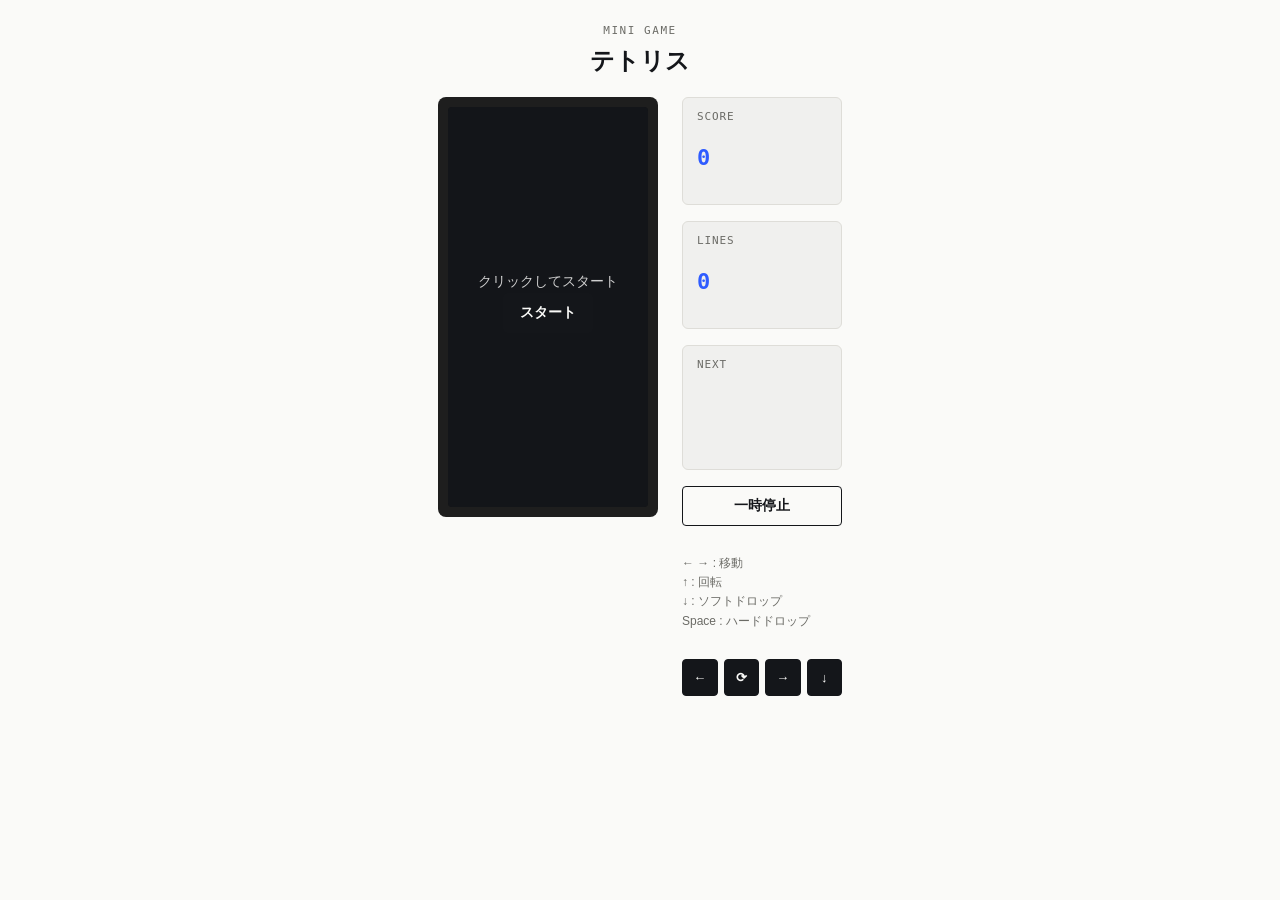
<file: tabs/tetris.html>
<!DOCTYPE html>
<html lang="ja">
<head>
<meta charset="UTF-8" />
<meta name="viewport" content="width=device-width, initial-scale=1.0" />
<title>テトリス</title>
<style>
  :root {
    --ink: #14161A;
    --paper: #FAFAF8;
    --mist: #F0F0EE;
    --line: #DEDDD8;
    --signal: #2F5CFF;
    --muted: #6B6B66;
    --font-body: -apple-system, BlinkMacSystemFont, "Hiragino Sans", "Noto Sans JP", sans-serif;
    --font-mono: "SF Mono", Menlo, Consolas, monospace;
  }
  * { box-sizing: border-box; }
  html, body {
    margin: 0;
    height: 100%;
  }
  body {
    font-family: var(--font-body);
    color: var(--ink);
    background: var(--paper);
    display: flex;
    flex-direction: column;
    align-items: center;
    padding: 24px 16px 32px;
  }
  .eyebrow {
    font-family: var(--font-mono);
    font-size: 11px;
    letter-spacing: 0.14em;
    color: var(--muted);
    text-transform: uppercase;
    margin: 0 0 8px;
  }
  h2 {
    margin: 0 0 20px;
    font-size: 24px;
    font-weight: 800;
    letter-spacing: -0.01em;
  }
  .layout {
    display: flex;
    gap: 24px;
    align-items: flex-start;
    flex-wrap: wrap;
    justify-content: center;
  }
  .board-wrap {
    background: #1e1e1e;
    padding: 10px;
    border-radius: 8px;
    line-height: 0;
    position: relative;
    outline: none;
  }
  #board {
    display: block;
    image-rendering: pixelated;
    border-radius: 4px;
  }
  .overlay {
    position: absolute;
    inset: 10px;
    background: rgba(20, 22, 26, 0.82);
    color: #fff;
    display: none;
    flex-direction: column;
    align-items: center;
    justify-content: center;
    gap: 12px;
    border-radius: 4px;
    text-align: center;
    padding: 16px;
  }
  .overlay.show { display: flex; }
  .overlay p {
    margin: 0;
    font-size: 14px;
    color: #cfcfcf;
  }
  .side {
    width: 160px;
    display: flex;
    flex-direction: column;
    gap: 16px;
  }
  .panel {
    background: var(--mist);
    border: 1px solid var(--line);
    border-radius: 6px;
    padding: 12px 14px;
  }
  .panel-label {
    font-family: var(--font-mono);
    font-size: 11px;
    letter-spacing: 0.08em;
    color: var(--muted);
    text-transform: uppercase;
    margin: 0 0 6px;
  }
  .panel-value {
    font-family: var(--font-mono);
    font-size: 22px;
    font-weight: 700;
    color: var(--signal);
  }
  #next {
    display: block;
    margin: 0 auto;
    image-rendering: pixelated;
  }
  button {
    appearance: none;
    font-family: var(--font-body);
    font-size: 14px;
    font-weight: 600;
    padding: 10px 16px;
    border-radius: 4px;
    border: 1px solid var(--ink);
    background: var(--ink);
    color: var(--paper);
    cursor: pointer;
    transition: opacity 0.15s ease;
  }
  button:hover { opacity: 0.8; }
  button:active { opacity: 0.6; }
  button.ghost {
    background: transparent;
    color: var(--ink);
  }
  .controls-hint {
    font-size: 12px;
    color: var(--muted);
    line-height: 1.6;
  }
  .touch-pad {
    display: grid;
    grid-template-columns: repeat(4, 1fr);
    gap: 6px;
  }
  .touch-pad button {
    padding: 10px 0;
    font-size: 13px;
  }
</style>
</head>
<body>
  <p class="eyebrow">Mini game</p>
  <h2>テトリス</h2>

  <div class="layout">
    <div class="board-wrap" id="boardWrap" tabindex="0">
      <canvas id="board" width="200" height="400"></canvas>
      <div class="overlay" id="overlay">
        <p id="overlayText">クリックしてスタート</p>
        <button id="overlayBtn">スタート</button>
      </div>
    </div>

    <div class="side">
      <div class="panel">
        <p class="panel-label">Score</p>
        <p class="panel-value" id="score">0</p>
      </div>
      <div class="panel">
        <p class="panel-label">Lines</p>
        <p class="panel-value" id="lines">0</p>
      </div>
      <div class="panel">
        <p class="panel-label">Next</p>
        <canvas id="next" width="80" height="80"></canvas>
      </div>
      <button id="pauseBtn" class="ghost">一時停止</button>
      <p class="controls-hint">
        ← → : 移動<br>
        ↑ : 回転<br>
        ↓ : ソフトドロップ<br>
        Space : ハードドロップ
      </p>
      <div class="touch-pad">
        <button data-act="left">←</button>
        <button data-act="rotate">⟳</button>
        <button data-act="right">→</button>
        <button data-act="down">↓</button>
      </div>
    </div>
  </div>

  <script>
    const COLS = 10;
    const ROWS = 20;
    const CELL = 20;

    const board = document.getElementById('board');
    const ctx = board.getContext('2d');
    const nextCanvas = document.getElementById('next');
    const nextCtx = nextCanvas.getContext('2d');
    const scoreEl = document.getElementById('score');
    const linesEl = document.getElementById('lines');
    const overlay = document.getElementById('overlay');
    const overlayText = document.getElementById('overlayText');
    const overlayBtn = document.getElementById('overlayBtn');
    const pauseBtn = document.getElementById('pauseBtn');
    const boardWrap = document.getElementById('boardWrap');

    const COLORS = {
      I: '#2fd8e0',
      J: '#3b6fe0',
      L: '#e0a13b',
      O: '#e0d63b',
      S: '#3be05a',
      T: '#a13be0',
      Z: '#e03b52'
    };

    const SHAPES = {
      I: [[0,1],[1,1],[2,1],[3,1]],
      J: [[0,0],[0,1],[1,1],[2,1]],
      L: [[2,0],[0,1],[1,1],[2,1]],
      O: [[1,0],[2,0],[1,1],[2,1]],
      S: [[1,0],[2,0],[0,1],[1,1]],
      T: [[1,0],[0,1],[1,1],[2,1]],
      Z: [[0,0],[1,0],[1,1],[2,1]]
    };

    const TYPES = Object.keys(SHAPES);

    let grid, current, nextType, score, lines, dropInterval, dropTimer, gameOver, paused, running;

    function emptyGrid() {
      return Array.from({ length: ROWS }, () => Array(COLS).fill(null));
    }

    function randomType() {
      return TYPES[Math.floor(Math.random() * TYPES.length)];
    }

    function makePiece(type) {
      return {
        type,
        cells: SHAPES[type].map(([x, y]) => ({ x, y })),
        x: 3,
        y: -1
      };
    }

    function rotateCells(cells) {
      // 回転中心をブロック群のバウンディングボックス中心として近似回転
      const size = 4;
      return cells.map(({ x, y }) => ({ x: size - 1 - y, y: x }));
    }

    function cellPositions(piece) {
      return piece.cells.map(c => ({ x: piece.x + c.x, y: piece.y + c.y }));
    }

    function collides(piece, offsetX = 0, offsetY = 0, cells = piece.cells) {
      for (const c of cells) {
        const x = piece.x + c.x + offsetX;
        const y = piece.y + c.y + offsetY;
        if (x < 0 || x >= COLS || y >= ROWS) return true;
        if (y >= 0 && grid[y][x]) return true;
      }
      return false;
    }

    function lockPiece() {
      for (const { x, y } of cellPositions(current)) {
        if (y >= 0) grid[y][x] = current.type;
      }
      clearLines();
      spawnPiece();
    }

    function clearLines() {
      let cleared = 0;
      for (let y = ROWS - 1; y >= 0; y--) {
        if (grid[y].every(cell => cell)) {
          grid.splice(y, 1);
          grid.unshift(Array(COLS).fill(null));
          cleared++;
          y++;
        }
      }
      if (cleared > 0) {
        const points = [0, 100, 300, 500, 800];
        score += points[cleared] || cleared * 200;
        lines += cleared;
        scoreEl.textContent = score;
        linesEl.textContent = lines;
        dropInterval = Math.max(120, 600 - Math.floor(lines / 10) * 50);
      }
    }

    function spawnPiece() {
      current = makePiece(nextType);
      nextType = randomType();
      drawNext();
      if (collides(current)) {
        endGame();
      }
    }

    function move(dx) {
      if (!collides(current, dx, 0)) {
        current.x += dx;
        draw();
      }
    }

    function softDrop() {
      if (!collides(current, 0, 1)) {
        current.y += 1;
        draw();
      } else {
        lockPiece();
        draw();
      }
    }

    function hardDrop() {
      while (!collides(current, 0, 1)) {
        current.y += 1;
      }
      lockPiece();
      draw();
    }

    function rotate() {
      const rotated = rotateCells(current.cells);
      const kicks = [0, -1, 1, -2, 2];
      for (const k of kicks) {
        if (!collides(current, k, 0, rotated)) {
          current.cells = rotated;
          current.x += k;
          draw();
          return;
        }
      }
    }

    function drawCell(context, x, y, color, size) {
      context.fillStyle = color;
      context.fillRect(x * size, y * size, size - 1, size - 1);
    }

    function draw() {
      ctx.fillStyle = '#111214';
      ctx.fillRect(0, 0, board.width, board.height);

      for (let y = 0; y < ROWS; y++) {
        for (let x = 0; x < COLS; x++) {
          if (grid[y][x]) drawCell(ctx, x, y, COLORS[grid[y][x]], CELL);
        }
      }

      if (current) {
        for (const { x, y } of cellPositions(current)) {
          if (y >= 0) drawCell(ctx, x, y, COLORS[current.type], CELL);
        }
      }
    }

    function drawNext() {
      nextCtx.fillStyle = '#111214';
      nextCtx.fillRect(0, 0, nextCanvas.width, nextCanvas.height);
      const size = 16;
      const cells = SHAPES[nextType];
      const offsetX = (nextCanvas.width / size - 4) / 2;
      for (const [x, y] of cells) {
        drawCell(nextCtx, x + offsetX, y + 0.5, COLORS[nextType], size);
      }
    }

    function tick() {
      if (paused || gameOver) return;
      softDrop();
    }

    function loop() {
      dropTimer += 16;
      if (dropTimer >= dropInterval) {
        dropTimer = 0;
        tick();
      }
      if (running) requestAnimationFrame(loop);
    }

    function startGame() {
      grid = emptyGrid();
      score = 0;
      lines = 0;
      dropInterval = 600;
      dropTimer = 0;
      gameOver = false;
      paused = false;
      running = true;
      scoreEl.textContent = '0';
      linesEl.textContent = '0';
      pauseBtn.textContent = '一時停止';
      nextType = randomType();
      spawnPiece();
      draw();
      overlay.classList.remove('show');
      boardWrap.focus();
      requestAnimationFrame(loop);
    }

    function endGame() {
      gameOver = true;
      running = false;
      overlayText.textContent = `ゲームオーバー（スコア: ${score}）`;
      overlayBtn.textContent = 'もう一度';
      overlay.classList.add('show');
    }

    function togglePause() {
      if (gameOver) return;
      paused = !paused;
      pauseBtn.textContent = paused ? '再開' : '一時停止';
      overlayText.textContent = '一時停止中';
      overlayBtn.textContent = '再開';
      overlay.classList.toggle('show', paused);
      if (!paused) boardWrap.focus();
    }

    overlayBtn.addEventListener('click', () => {
      if (paused) {
        togglePause();
      } else {
        startGame();
      }
    });

    pauseBtn.addEventListener('click', togglePause);

    boardWrap.addEventListener('keydown', (e) => {
      if (gameOver || paused || !running) {
        if (e.code === 'Space' || e.code === 'Enter') startGame();
        return;
      }
      switch (e.code) {
        case 'ArrowLeft': move(-1); e.preventDefault(); break;
        case 'ArrowRight': move(1); e.preventDefault(); break;
        case 'ArrowDown': softDrop(); e.preventDefault(); break;
        case 'ArrowUp': rotate(); e.preventDefault(); break;
        case 'Space': hardDrop(); e.preventDefault(); break;
      }
    });

    document.querySelectorAll('.touch-pad button').forEach(btn => {
      btn.addEventListener('click', () => {
        if (gameOver || paused || !running) return;
        const act = btn.dataset.act;
        if (act === 'left') move(-1);
        if (act === 'right') move(1);
        if (act === 'down') softDrop();
        if (act === 'rotate') rotate();
        boardWrap.focus();
      });
    });

    grid = emptyGrid();
    draw();
    overlayText.textContent = 'クリックしてスタート';
    overlayBtn.textContent = 'スタート';
    overlay.classList.add('show');
  </script>
</body>
</html>
</file>
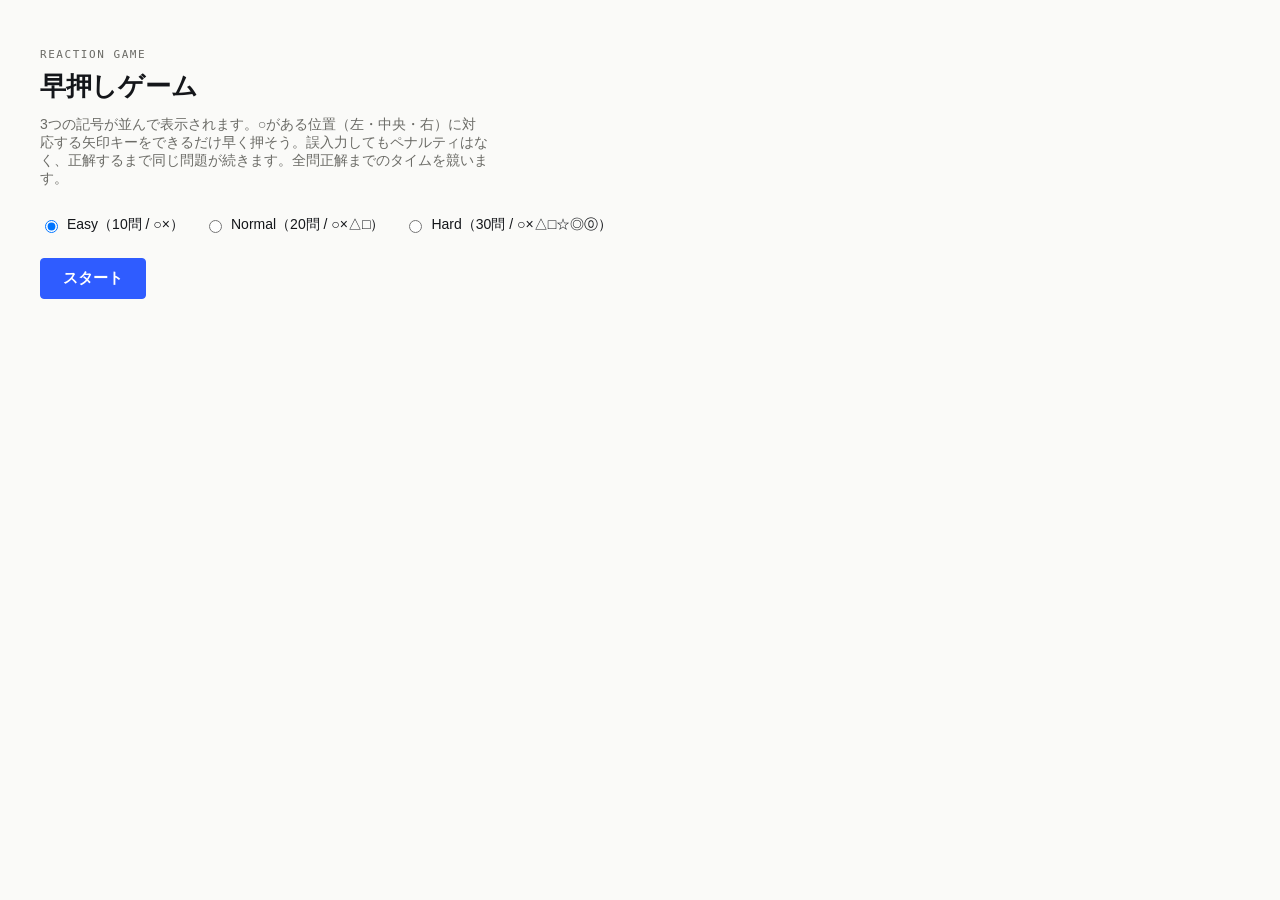
<file: tabs/toya.html>
<!DOCTYPE html>
<html lang="ja">
<head>
<meta charset="UTF-8">
<title>早押しゲーム</title>
<style>
  :root {
    --ink: #14161A;
    --paper: #FAFAF8;
    --mist: #F0F0EE;
    --line: #DEDDD8;
    --signal: #2F5CFF;
    --error: #D14343;
    --muted: #6B6B66;
    --font-body: -apple-system, BlinkMacSystemFont, "Hiragino Sans", "Noto Sans JP", sans-serif;
    --font-mono: "SF Mono", Menlo, Consolas, monospace;
  }
  * { box-sizing: border-box; }
  body {
    margin: 0;
    font-family: var(--font-body);
    color: var(--ink);
    background: var(--paper);
    padding: 48px 40px;
    outline: none;
  }
  .eyebrow {
    font-family: var(--font-mono);
    font-size: 11px;
    letter-spacing: 0.14em;
    color: var(--muted);
    text-transform: uppercase;
    margin: 0 0 8px;
  }
  h2 {
    margin: 0 0 12px;
    font-size: 26px;
    font-weight: 800;
    letter-spacing: -0.01em;
  }
  p.lead {
    margin: 0 0 28px;
    color: var(--muted);
    font-size: 14px;
    max-width: 32em;
  }
  .mode-select {
    display: flex;
    gap: 20px;
    margin-bottom: 24px;
    font-size: 14px;
  }
  .mode-select label {
    display: flex;
    align-items: center;
    gap: 6px;
    cursor: pointer;
  }
  .btn {
    appearance: none;
    font-family: var(--font-body);
    font-size: 15px;
    font-weight: 700;
    padding: 10px 22px;
    border-radius: 4px;
    border: 1px solid var(--line);
    background: var(--mist);
    color: var(--ink);
    cursor: pointer;
  }
  .btn:hover {
    border-color: var(--signal);
  }
  .btn-primary {
    background: var(--signal);
    border-color: var(--signal);
    color: #fff;
  }
  .btn-primary:hover {
    opacity: 0.9;
  }
  .stats {
    display: flex;
    gap: 24px;
    margin-bottom: 24px;
    font-family: var(--font-mono);
    font-size: 14px;
    color: var(--muted);
  }
  .stats strong {
    color: var(--ink);
    font-size: 16px;
  }
  .stage {
    display: flex;
    align-items: center;
    justify-content: center;
    height: 220px;
    border: 1px solid var(--line);
    border-radius: 8px;
    background: var(--mist);
    margin-bottom: 16px;
  }
  .stage-symbols {
    display: flex;
    gap: 28px;
    font-size: 72px;
    font-weight: 800;
    color: var(--ink);
    user-select: none;
    line-height: 1;
  }
  #msg {
    margin-top: 24px;
    font-size: 18px;
    min-height: 1.4em;
    color: var(--signal);
    font-weight: 700;
  }
  #msg.error {
    color: var(--error);
  }
  .result-box p {
    font-size: 16px;
    margin: 6px 0;
  }
  .result-box .big {
    font-size: 28px;
    font-weight: 800;
    color: var(--signal);
  }
  .actions {
    display: flex;
    gap: 12px;
    margin-top: 20px;
  }
</style>
</head>
<body tabindex="0">
  <p class="eyebrow">Reaction game</p>
  <h2>早押しゲーム</h2>
  <p class="lead">3つの記号が並んで表示されます。○がある位置（左・中央・右）に対応する矢印キーをできるだけ早く押そう。誤入力してもペナルティはなく、正解するまで同じ問題が続きます。全問正解までのタイムを競います。</p>

  <div id="setupScreen">
    <div class="mode-select">
      <label><input type="radio" name="difficulty" value="easy" checked> Easy（10問 / ○×）</label>
      <label><input type="radio" name="difficulty" value="normal"> Normal（20問 / ○×△□）</label>
      <label><input type="radio" name="difficulty" value="hard"> Hard（30問 / ○×△□☆◎⓪）</label>
    </div>
    <button type="button" id="startBtn" class="btn btn-primary">スタート</button>
  </div>

  <div id="gameScreen" hidden>
    <div class="stats">
      <span>進捗 <strong id="progressText">0 / 10</strong></span>
      <span>タイム <strong id="timerText">0.00秒</strong></span>
    </div>
    <div class="stage">
      <span class="stage-symbols" id="stageSymbols">×××</span>
    </div>
    <p id="msg"></p>
    <p class="lead">キーが反応しない場合はこの画面をクリックしてから再度お試しください。</p>
  </div>

  <div id="resultScreen" class="result-box" hidden>
    <p class="eyebrow">Clear</p>
    <h2>クリア！</h2>
    <p>タイム: <span class="big" id="resultTime">0.00秒</span></p>
    <p>ミス回数: <span id="resultMiss">0</span></p>
    <div class="actions">
      <button type="button" id="retryBtn" class="btn btn-primary">同じモードでリトライ</button>
      <button type="button" id="backBtn" class="btn">モード選択に戻る</button>
    </div>
  </div>

  <script>
    const QUESTION_COUNT = { easy: 10, normal: 20, hard: 30 };
    const POSITION_KEYS = ["ArrowLeft", "ArrowUp", "ArrowRight"];
    const TARGET_SYMBOL = "○";
    const DISTRACTOR_SYMBOLS = {
      easy: ["×"],
      normal: ["×", "△", "□"],
      hard: ["×", "△", "□", "☆", "◎", "⓪"],
    };

    const setupScreen = document.getElementById("setupScreen");
    const gameScreen = document.getElementById("gameScreen");
    const resultScreen = document.getElementById("resultScreen");
    const startBtn = document.getElementById("startBtn");
    const retryBtn = document.getElementById("retryBtn");
    const backBtn = document.getElementById("backBtn");
    const progressText = document.getElementById("progressText");
    const timerText = document.getElementById("timerText");
    const stageSymbols = document.getElementById("stageSymbols");
    const msg = document.getElementById("msg");
    const resultTime = document.getElementById("resultTime");
    const resultMiss = document.getElementById("resultMiss");

    let total = QUESTION_COUNT.easy;
    let difficulty = "easy";
    let correctCount = 0;
    let missCount = 0;
    let currentTargetIndex = null;
    let startTime = 0;
    let timerId = null;
    let playing = false;

    function pickTargetIndex() {
      const pool = [0, 1, 2].filter((i) => i !== currentTargetIndex);
      return pool[Math.floor(Math.random() * pool.length)];
    }

    function showRound() {
      currentTargetIndex = pickTargetIndex();
      const distractors = DISTRACTOR_SYMBOLS[difficulty];
      const symbols = [0, 1, 2].map((i) =>
        i === currentTargetIndex ? TARGET_SYMBOL : distractors[Math.floor(Math.random() * distractors.length)]
      );
      stageSymbols.textContent = symbols.join("");
    }

    function updateProgress() {
      progressText.textContent = `${correctCount} / ${total}`;
    }

    function formatTime(ms) {
      return (ms / 1000).toFixed(2) + "秒";
    }

    function tick() {
      timerText.textContent = formatTime(performance.now() - startTime);
    }

    function startGame() {
      difficulty = document.querySelector('input[name="difficulty"]:checked').value;
      total = QUESTION_COUNT[difficulty];
      correctCount = 0;
      missCount = 0;
      currentTargetIndex = null;
      playing = true;

      setupScreen.hidden = true;
      resultScreen.hidden = true;
      gameScreen.hidden = false;

      updateProgress();
      msg.textContent = "";
      msg.classList.remove("error");
      showRound();

      startTime = performance.now();
      timerText.textContent = formatTime(0);
      clearInterval(timerId);
      timerId = setInterval(tick, 100);

      window.focus();
      document.body.focus();
    }

    function finishGame() {
      playing = false;
      clearInterval(timerId);
      const elapsed = performance.now() - startTime;

      gameScreen.hidden = true;
      resultScreen.hidden = false;
      resultTime.textContent = formatTime(elapsed);
      resultMiss.textContent = String(missCount);
    }

    function handleKeydown(e) {
      if (!playing) return;
      if (e.repeat) return;
      const pressedIndex = POSITION_KEYS.indexOf(e.key);
      if (pressedIndex === -1) return;
      e.preventDefault();

      if (pressedIndex === currentTargetIndex) {
        correctCount++;
        updateProgress();
        msg.textContent = "";
        msg.classList.remove("error");
        if (correctCount >= total) {
          finishGame();
        } else {
          showRound();
        }
      } else {
        missCount++;
        msg.textContent = "ミス！もう一度";
        msg.classList.add("error");
      }
    }

    startBtn.addEventListener("click", startGame);
    retryBtn.addEventListener("click", startGame);
    backBtn.addEventListener("click", () => {
      resultScreen.hidden = true;
      setupScreen.hidden = false;
    });
    document.addEventListener("keydown", handleKeydown);
    document.addEventListener("click", () => {
      if (playing) document.body.focus();
    });
  </script>
</body>
</html>
</file>
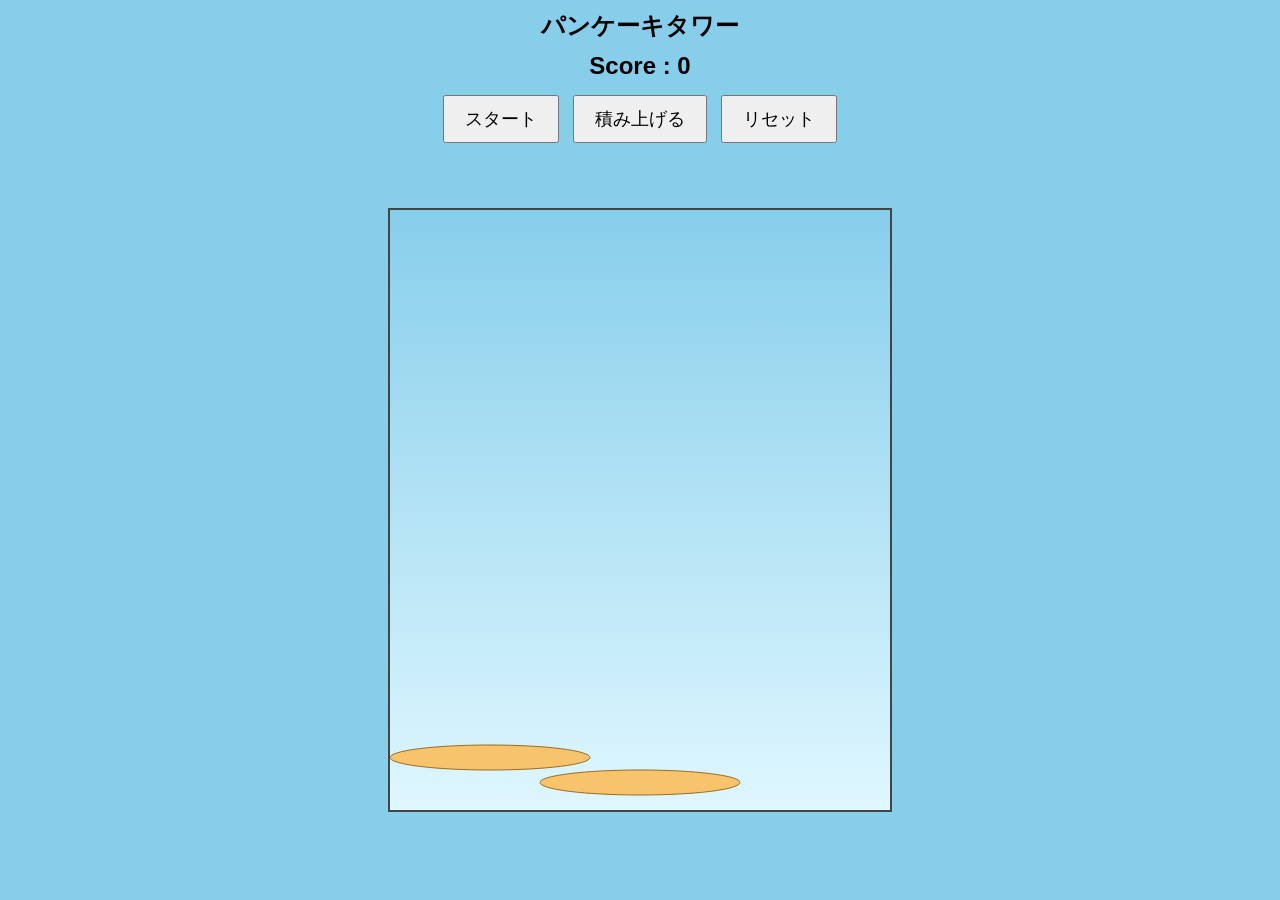
<file: tabs/tumiki.html>
<!DOCTYPE html>
<html lang="ja">
<head>
<meta charset="UTF-8">
<title>パンケーキタワー</title>

<style>
body{
    margin:0;
    background:#87CEEB;
    font-family:sans-serif;
    text-align:center;
}

h2{
    margin:10px;
}

canvas{
    background:linear-gradient(#87CEEB,#dff7ff);
    border:2px solid #444;
    display:block;
    margin:10px auto;
}

#controls{
    margin:10px;
}

button{
    padding:10px 20px;
    margin:5px;
    font-size:18px;
    cursor:pointer;
}

#score{
    font-size:24px;
    font-weight:bold;
}

#message{
    font-size:36px;
    color:red;
    height:40px;
}
</style>

</head>
<body>

<h2> パンケーキタワー </h2>

<div id="score">Score : 0</div>

<div id="controls">
<button id="startBtn">スタート</button>
<button id="dropBtn">積み上げる</button>
<button id="resetBtn">リセット</button>
</div>

<div id="message"></div>

<canvas id="game" width="500" height="600"></canvas>

<script>

const canvas=document.getElementById("game");
const ctx=canvas.getContext("2d");

const PAN_HEIGHT=25;
const GROUND=560;

let running=false;
let score=0;
let tower=[];
let current;

function init(){

score=0;
running=false;

document.getElementById("score").innerHTML="Score : 0";
document.getElementById("message").innerHTML="";

tower=[
{
x:150,
y:GROUND,
width:200
}
];

current={
x:0,
y:GROUND-PAN_HEIGHT,
width:200,
dir:1,
moving:false
};

}

init();

function drawPancake(x,y,w){

ctx.beginPath();

ctx.fillStyle="#f7c46c";

ctx.ellipse(
x+w/2,
y+PAN_HEIGHT/2,
w/2,
PAN_HEIGHT/2,
0,
0,
Math.PI*2
);

ctx.fill();

ctx.strokeStyle="#9b6a22";
ctx.stroke();

}

function draw(){

ctx.clearRect(0,0,500,600);

tower.forEach(p=>{
drawPancake(p.x,p.y,p.width);
});

drawPancake(current.x,current.y,current.width);

}

function gameLoop(){

draw();

if(running && current.moving){

current.x+=4*current.dir;

if(current.x<0){
current.dir=1;
}

if(current.x+current.width>500){
current.dir=-1;
}

}

requestAnimationFrame(gameLoop);

}

gameLoop();

function startGame(){

if(running)return;

running=true;
current.moving=true;

}

function drop(){

if(!running)return;

let last=tower[tower.length-1];

let overlap=Math.min(
current.x+current.width,
last.x+last.width
)-Math.max(current.x,last.x);

if(overlap<=20){

document.getElementById("message").innerHTML="GAME OVER";

running=false;

return;

}

current.width=overlap;
current.x=Math.max(current.x,last.x);

tower.push({
x:current.x,
y:last.y-PAN_HEIGHT,
width:current.width
});

score++;

document.getElementById("score").innerHTML="Score : "+score;

current={
x:0,
y:last.y-PAN_HEIGHT,
width:overlap,
dir:1,
moving:true
};

}

document.getElementById("startBtn").onclick=startGame;

document.getElementById("dropBtn").onclick=drop;

document.getElementById("resetBtn").onclick=init;

window.addEventListener("keydown",e=>{
if(e.code==="Space"){
drop();
}
});

canvas.addEventListener("click",drop);

</script>

</body>
</html>
</file>
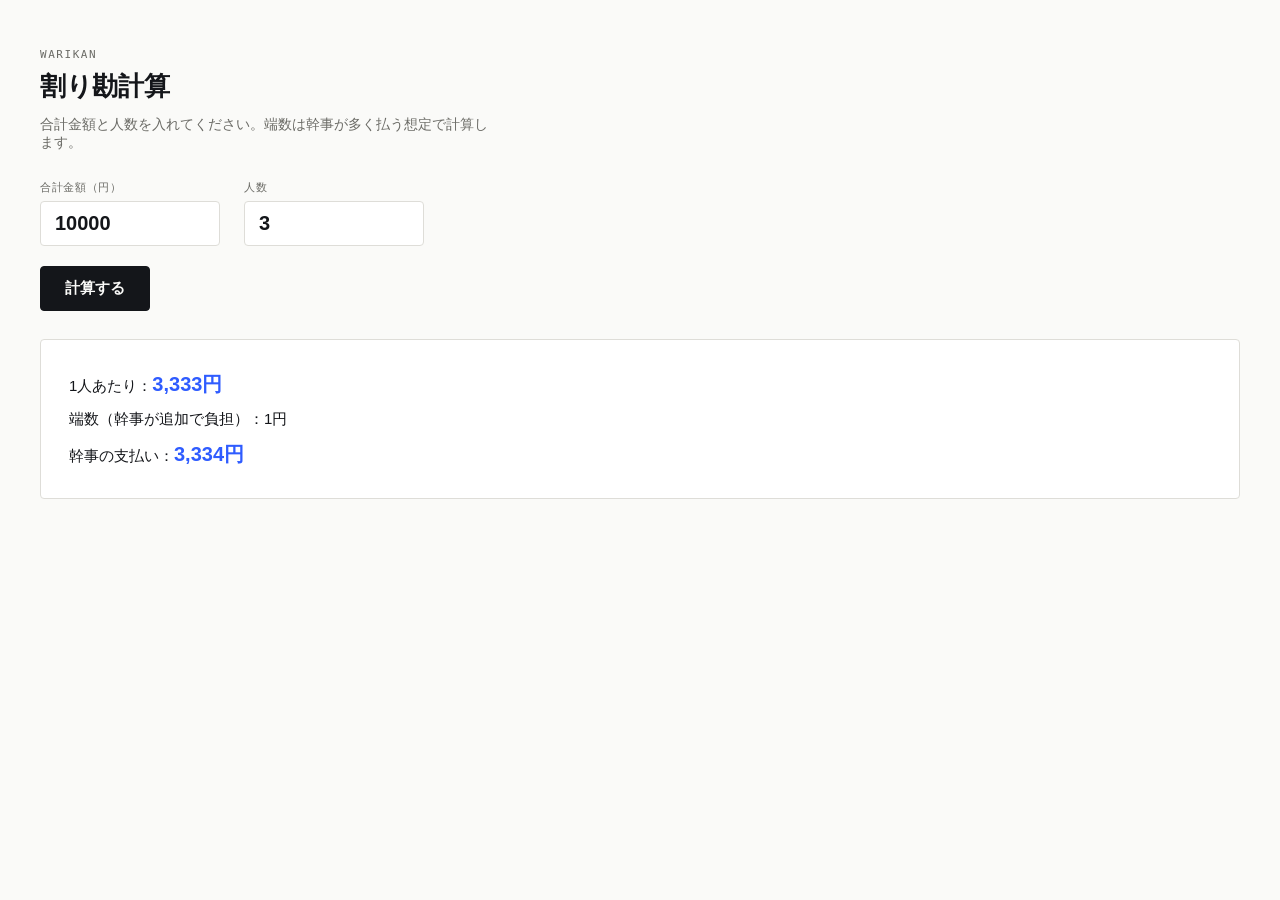
<file: tabs/warikan.html>
<!DOCTYPE html>
<html lang="ja">
<head>
<meta charset="UTF-8">
<title>割り勘計算</title>
<style>
  :root {
    --ink: #14161A;
    --paper: #FAFAF8;
    --mist: #F0F0EE;
    --line: #DEDDD8;
    --signal: #2F5CFF;
    --muted: #6B6B66;
    --font-body: -apple-system, BlinkMacSystemFont, "Hiragino Sans", "Noto Sans JP", sans-serif;
    --font-mono: "SF Mono", Menlo, Consolas, monospace;
  }
  * { box-sizing: border-box; }
  body {
    margin: 0;
    font-family: var(--font-body);
    color: var(--ink);
    background: var(--paper);
    padding: 48px 40px;
  }
  .eyebrow {
    font-family: var(--font-mono);
    font-size: 11px;
    letter-spacing: 0.14em;
    color: var(--muted);
    text-transform: uppercase;
    margin: 0 0 8px;
  }
  h2 {
    margin: 0 0 12px;
    font-size: 26px;
    font-weight: 800;
    letter-spacing: -0.01em;
  }
  p.lead {
    margin: 0 0 28px;
    color: var(--muted);
    font-size: 14px;
    max-width: 32em;
  }
  .fields {
    display: flex;
    gap: 24px;
    flex-wrap: wrap;
    margin-bottom: 20px;
  }
  .field label {
    display: block;
    font-family: var(--font-mono);
    font-size: 11px;
    letter-spacing: 0.06em;
    color: var(--muted);
    margin-bottom: 6px;
    text-transform: uppercase;
  }
  .field input {
    font-family: var(--font-body);
    font-size: 20px;
    font-weight: 700;
    padding: 10px 14px;
    border: 1px solid var(--line);
    border-radius: 4px;
    width: 180px;
    color: var(--ink);
    background: #FFFFFF;
  }
  .field input:focus {
    outline: 2px solid var(--signal);
    outline-offset: 1px;
    border-color: var(--signal);
  }
  button {
    appearance: none;
    font-family: var(--font-body);
    font-size: 15px;
    font-weight: 600;
    padding: 12px 24px;
    border-radius: 4px;
    border: 1px solid var(--ink);
    background: var(--ink);
    color: var(--paper);
    cursor: pointer;
    transition: opacity 0.15s ease;
  }
  button:hover { opacity: 0.8; }
  button:active { opacity: 0.6; }
  #result {
    margin-top: 28px;
    padding: 24px 28px;
    border: 1px solid var(--line);
    border-radius: 4px;
    background: #FFFFFF;
    font-size: 15px;
    line-height: 2;
  }
  #result strong {
    font-size: 20px;
    font-weight: 900;
    color: var(--signal);
  }
  .error { color: #C4402A; }
</style>
</head>
<body>
  <p class="eyebrow">Warikan</p>
  <h2>割り勘計算</h2>
  <p class="lead">合計金額と人数を入れてください。端数は幹事が多く払う想定で計算します。</p>

  <div class="fields">
    <div class="field">
      <label for="total">合計金額（円）</label>
      <input type="number" id="total" value="10000" min="0">
    </div>
    <div class="field">
      <label for="people">人数</label>
      <input type="number" id="people" value="3" min="1">
    </div>
  </div>

  <button onclick="calc()">計算する</button>
  <div id="result"></div>

  <script>
    function calc() {
      const total = Number(document.getElementById('total').value);
      const people = Number(document.getElementById('people').value);
      const el = document.getElementById('result');

      if (!Number.isFinite(total) || total < 0) {
        el.innerHTML = '<span class="error">合計金額は0以上の数字を入れてください</span>';
        return;
      }
      if (!Number.isInteger(people) || people <= 0) {
        el.innerHTML = '<span class="error">人数は1以上の整数を入れてください</span>';
        return;
      }

      const base = Math.floor(total / people);
      const remainder = total - base * people;

      el.innerHTML = `
        1人あたり：<strong>${base.toLocaleString()}円</strong><br>
        端数（幹事が追加で負担）：${remainder.toLocaleString()}円<br>
        幹事の支払い：<strong>${(base + remainder).toLocaleString()}円</strong>
      `;
    }

    calc();
  </script>
</body>
</html>
</file>
<file: style.css>
/* ============================================================
   みんなのタブ ― 共通スタイル
   トーン: 白/グレー基調・ミニマル・開発現場のステータス表示を
   シグネチャに据えた、企業サイト風の落ち着いたデザイン。
   当日は基本的に触りません。
   ============================================================ */

:root {
  --ink: #14161A;
  --paper: #FAFAF8;
  --mist: #F0F0EE;
  --line: #DEDDD8;
  --signal: #2F5CFF;
  --muted: #6B6B66;

  --font-display: -apple-system, BlinkMacSystemFont, "Hiragino Sans", "Noto Sans JP", "Yu Gothic", sans-serif;
  --font-body: -apple-system, BlinkMacSystemFont, "Hiragino Sans", "Noto Sans JP", "Yu Gothic", sans-serif;
  --font-mono: "SF Mono", "SFMono-Regular", Menlo, Consolas, monospace;
}

* {
  box-sizing: border-box;
}

html {
  -webkit-text-size-adjust: 100%;
}

html, body {
  overflow-x: hidden;
  width: 100%;
}

body {
  margin: 0;
  font-family: var(--font-body);
  color: var(--ink);
  background: var(--paper);
  -webkit-font-smoothing: antialiased;
  overflow-wrap: anywhere;
}

img, iframe, svg {
  max-width: 100%;
}

:focus-visible {
  outline: 2px solid var(--signal);
  outline-offset: 2px;
}

@media (prefers-reduced-motion: reduce) {
  * {
    animation-duration: 0.01ms !important;
    transition-duration: 0.01ms !important;
  }
}

code {
  font-family: var(--font-mono);
  background: var(--mist);
  padding: 2px 6px;
  border-radius: 3px;
  font-size: 0.9em;
}

/* ---------- ヘッダー ---------- */

.site-header {
  border-bottom: 1px solid var(--line);
}

.header-inner {
  max-width: 1080px;
  margin: 0 auto;
  padding: 56px 40px 40px;
  display: flex;
  align-items: flex-end;
  justify-content: space-between;
  gap: 24px;
  flex-wrap: wrap;
}

.brand {
  flex: 1 1 280px;
  min-width: 0;
}

.brand-mark {
  margin: 0 0 12px;
  font-family: var(--font-mono);
  font-size: 12px;
  letter-spacing: 0.16em;
  color: var(--muted);
  text-transform: uppercase;
}

.brand-title {
  margin: 0 0 12px;
  font-family: var(--font-display);
  font-weight: 900;
  font-size: clamp(32px, 6vw, 56px);
  letter-spacing: -0.02em;
  line-height: 1.05;
}

.brand-sub {
  margin: 0;
  font-size: 15px;
  color: var(--muted);
  max-width: 32em;
  overflow-wrap: break-word;
}

.header-meta {
  display: flex;
  align-items: baseline;
  gap: 8px;
  flex-shrink: 0;
}

.meta-count {
  font-family: var(--font-mono);
  font-weight: 700;
  font-size: 28px;
  color: var(--signal);
  line-height: 1;
}

.meta-label {
  font-family: var(--font-mono);
  font-size: 12px;
  color: var(--muted);
  letter-spacing: 0.04em;
}

/* ---------- メイン ---------- */

.site-main {
  max-width: 1080px;
  margin: 0 auto;
  padding: 40px 40px 64px;
}

/* タブナビゲーション（下線リンク方式） */

.tab-nav {
  display: flex;
  flex-wrap: wrap;
  gap: 4px 28px;
  border-bottom: 1px solid var(--line);
  margin-bottom: 24px;
  padding-bottom: 0;
}

.tab-link {
  appearance: none;
  background: none;
  border: none;
  cursor: pointer;
  padding: 0 0 16px;
  display: flex;
  flex-direction: column;
  align-items: flex-start;
  gap: 4px;
  border-bottom: 2px solid transparent;
  margin-bottom: -1px;
  font-family: var(--font-body);
  color: var(--muted);
  transition: color 0.15s ease, border-color 0.15s ease;
}

.tab-link-name {
  font-size: 16px;
  font-weight: 700;
  letter-spacing: -0.01em;
}

.tab-link-author {
  font-family: var(--font-mono);
  font-size: 11px;
  color: var(--muted);
  letter-spacing: 0.02em;
}

.tab-link:hover {
  color: var(--ink);
}

.tab-link.active {
  color: var(--ink);
  border-bottom-color: var(--signal);
}

.tab-link.active .tab-link-name {
  color: var(--ink);
}

/* iframe表示カード */

.frame-card {
  border: 1px solid var(--line);
  border-radius: 4px;
  overflow: hidden;
  background: #FFFFFF;
}

.frame-statusbar {
  display: flex;
  flex-wrap: wrap;
  align-items: center;
  gap: 4px 8px;
  padding: 10px 16px;
  background: var(--mist);
  border-bottom: 1px solid var(--line);
  font-family: var(--font-mono);
  font-size: 12px;
  color: var(--muted);
  min-width: 0;
  max-width: 100%;
}

.status-dot {
  width: 8px;
  height: 8px;
  border-radius: 50%;
  background: var(--signal);
  flex-shrink: 0;
}

.status-file {
  color: var(--ink);
  overflow: hidden;
  text-overflow: ellipsis;
  white-space: nowrap;
  min-width: 0;
}

.status-sep {
  opacity: 0.5;
  flex-shrink: 0;
}

.status-author {
  flex-shrink: 0;
  white-space: nowrap;
}

.tab-frame {
  width: 100%;
  height: 560px;
  border: none;
  display: block;
  background: #FFFFFF;
}

/* ---------- フッター ---------- */

.site-footer {
  border-top: 1px solid var(--line);
  padding: 24px 40px 40px;
  max-width: 1080px;
  margin: 0 auto;
}

.site-footer p {
  margin: 0;
  font-size: 13px;
  color: var(--muted);
  text-align: center;
}

/* ---------- レスポンシブ ---------- */

@media (max-width: 640px) {
  .header-inner {
    padding: 40px 20px 28px;
    flex-direction: column;
    align-items: flex-start;
    gap: 16px;
  }

  .brand {
    flex-basis: auto;
    width: 100%;
  }

  .site-main {
    padding: 28px 20px 48px;
  }

  .site-footer {
    padding: 20px 20px 28px;
  }

  .tab-frame {
    height: 420px;
  }

  .header-meta {
    align-items: baseline;
  }
}
</file>
<file: tabs/css/style.css>
@import url('https://fonts.googleapis.com/css2?family=BIZ+UDPGothic:wght@400;700&family=Inter+Tight:wght@400;700&display=swap');

* {
  margin: 0;
  padding: 0;
  box-sizing: border-box;
  font-family: 'Inter Tight', 'BIZ UDPGothic', sans-serif;
  user-select: none;
}

html, body {
  height: 100%;
  overflow: hidden;
  background-color: #fff;
}

body {
  display: flex;
  flex-direction: column;
}



h1 {
  flex-shrink: 0;
  text-align: center;
  padding: 12px;
  font-size: 1.6rem;
  color: #555;
  background: #fff;
  font-weight: 400;
}

.main-header{
  position: absolute;
  z-index: 1000;
  font-size: 3vw;
  padding: 30px;
  background-color: #00000000;
}

.container {
  flex: 1;
  display: flex;
  flex-direction: row;
  min-height: 0;
}

.panel {
  position: relative;
  overflow: hidden;
  cursor: pointer;
  background-color: #fff;
  text-decoration: none;
}

.panel-a   { flex: 35; }
.panel-e   { flex: 30; }
.panel-hit { flex: 35; }

.panel-img {
  width: 100%;
  height: 100%;
  object-fit: cover;
  opacity: 0.5;
  transition: transform 0.4s ease, opacity 0.4s ease;
  display: block;
}

.panel:hover .panel-img {
  transform: scale(1.08);
  opacity: 0.6;
}

.panel::before {
  content: '';
  position: absolute;
  inset: 0;
  background: rgba(255, 255, 255, 0.45);
  z-index: 1;
  pointer-events: none;
}

.panel-label {
  position: absolute;
  inset: 0;
  display: flex;
  align-items: center;
  justify-content: center;
  z-index: 2;
  font-size: 6vw;
  font-weight: bold;
  color: #222;
  letter-spacing: 0.05em;
  text-shadow: 0 0 12px rgba(255, 255, 255, 0.8);
  pointer-events: none;
}

.label-inner {
  display: inline-flex;
  align-items: baseline;
}

@media (max-width: 768px) {
  .container {
    flex-direction: column;
  }

  .main-header {
    width: 100%;
    padding: 0;
    font-size: 40px;
    text-align: center;
  }

  .panel-label {
    font-size: 4rem;
  }
}
</file>
<file: tabs/css/ranking.css>
body.ranking-page {
  overflow-y: auto;
  background: #f7f7f5;
}

.ranking-header {
  position: sticky;
  top: 0;
  z-index: 100;
  display: flex;
  align-items: center;
  gap: 16px;
  padding: 14px 20px;
  background: #fff;
  border-bottom: 1px solid #e0e0e0;
}

.ranking-header h1 {
  flex: 1;
  font-size: 1.2rem;
  font-weight: 700;
  color: #333;
  padding: 0;
  background: none;
}

.back-btn {
  font-size: 0.95rem;
  position: absolute;
  left: 16px;
  top: 16px;
  color: #555;
  text-decoration: none;
  white-space: nowrap;
}

.back-btn:hover {
  color: #111;
}

.ranking-main {
  display: flex;
  gap: 24px;
  padding: 24px;
  min-width: 700px;
  margin: 0 auto;
}

.ranking-section {
  flex: 1;
  background: #fff;
  border-radius: 12px;
  padding: 20px;
  box-shadow: 0 1px 6px rgba(0,0,0,0.07);
}

.category-title {
  font-size: 1.1rem;
  font-weight: 700;
  color: #333;
  margin-bottom: 16px;
  padding-bottom: 10px;
  border-bottom: 2px solid #eee;
}

.ranking-list {
  list-style: none;
  display: flex;
  flex-direction: column;
  gap: 8px;
}

.ranking-item {
  display: flex;
  align-items: center;
  gap: 12px;
  padding: 10px 14px;
  border-radius: 8px;
  background: #fafafa;
  border: 1px solid #eee;
}

.ranking-item.gold   { background: #fffbea; border-color: #f5c842; }
.ranking-item.silver { background: #f5f5f5; border-color: #c0c0c0; }
.ranking-item.bronze { background: #fff4ee; border-color: #d4956a; }

.rank {
  font-size: 1rem;
  font-weight: 700;
  color: #999;
  min-width: 24px;
  text-align: center;
}

.ranking-item.gold   .rank { color: #c8a000; }
.ranking-item.silver .rank { color: #888; }
.ranking-item.bronze .rank { color: #b06030; }

.item-name {
  flex: 1;
  font-size: 0.95rem;
  color: #222;
}

.vote-count {
  font-size: 0.85rem;
  color: #888;
  white-space: nowrap;
}

.loading {
  list-style: none;
  padding: 0 !important;
}

.loading .skeleton-item {
  display: flex;
  align-items: center;
  gap: 12px;
  padding: 10px 14px;
  border-radius: 8px;
  background: #eee;
  border: 1px solid #e0e0e0;
  margin-bottom: 8px;
  height: 44px;
  position: relative;
  overflow: hidden;
}

.loading .skeleton-item::after {
  content: '';
  position: absolute;
  top: 0;
  left: 0;
  right: 0;
  bottom: 0;
  background: linear-gradient(90deg, transparent, rgba(255,255,255,0.4), transparent);
  animation: shimmer 1.5s infinite;
}

@keyframes shimmer {
  0% { transform: translateX(-100%); }
  100% { transform: translateX(100%); }
}

.no-data {
  color: #aaa;
  font-size: 0.9rem;
  padding: 12px 0;
  text-align: center;
  list-style: none;
}

.vote-link-btn {
  position: fixed;
  font-weight: bold;
  color: #fff;
  text-decoration: none;
  bottom: 50px;
  right: 50px;
  z-index: 1000;
  width: 100px;
  height: 100px;
  border-radius: 50%;
  background: linear-gradient(135deg, #ff6b6b, #ff8787);
  border: none;
  box-shadow: 0 4px 12px rgba(255, 107, 107, 0.3);
  cursor: pointer;
  display: flex;
  align-items: center;
  justify-content: center;
  font-size: 1.5rem;
  transition: transform 0.3s ease, box-shadow 0.3s ease;
}

.vote-link-btn:hover {
  transform: scale(1.1);
  box-shadow: 0 6px 16px rgba(255, 107, 107, 0.4);
}

.vote-link-btn:active {
  transform: scale(0.95);
}

@media (max-width: 768px) {
  .ranking-main {
    flex-direction: column;
    padding: 16px;
    gap: 16px;
  }

  .ranking-header h1 {
    font-size: 1rem;
  }
}
</file>
